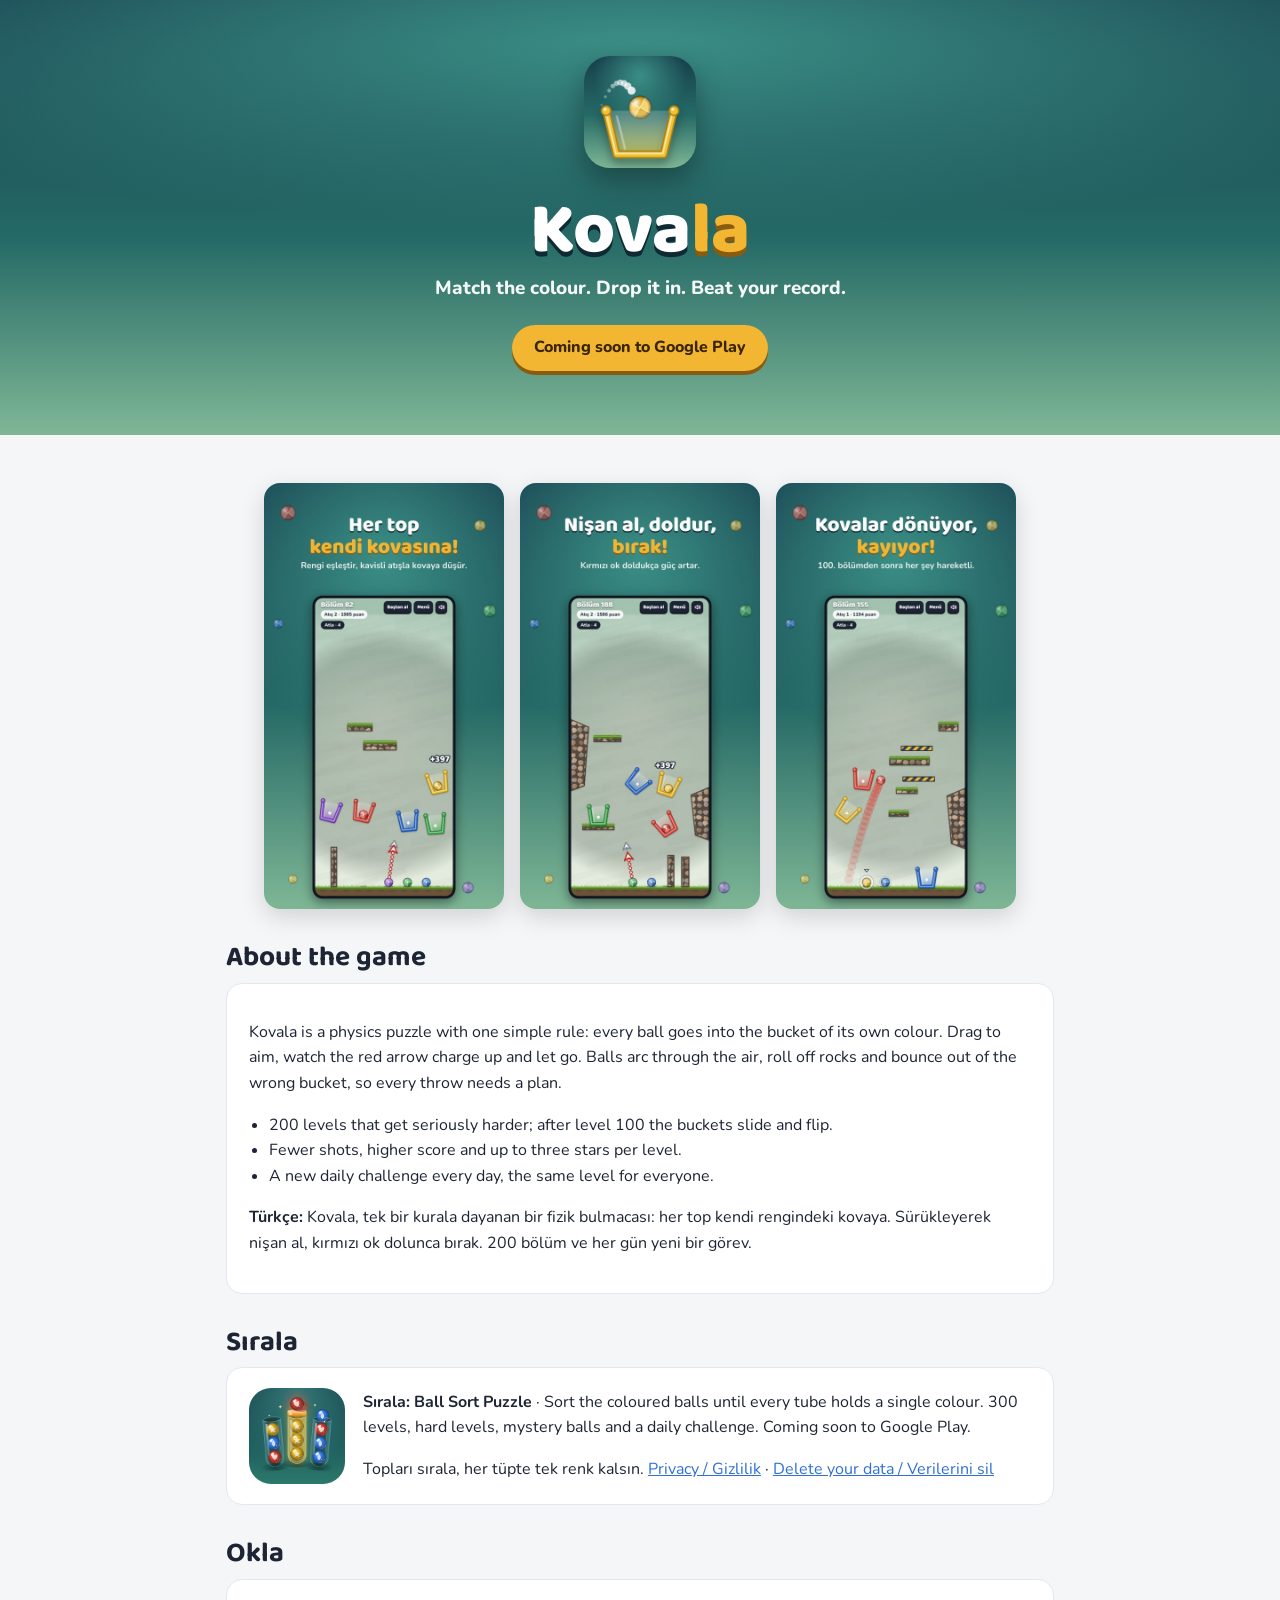
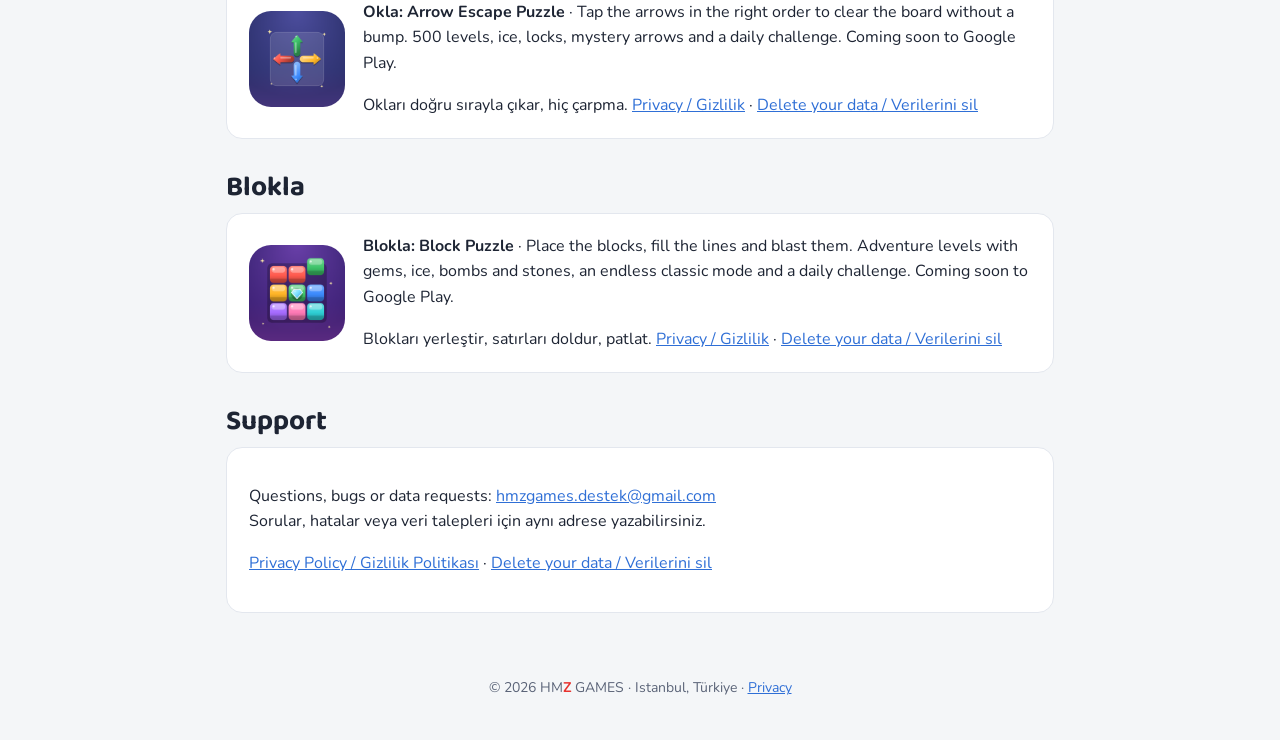
<file: index.html>
<!doctype html>
<html lang="en">
<head>
<meta charset="utf-8">
<meta name="viewport" content="width=device-width,initial-scale=1">
<title>Kovala – HMZ Games</title>
<meta name="description" content="Kovala: throw every coloured ball into the bucket of its own colour. A physics puzzle with 200 levels by HMZ Games.">
<link rel="icon" href="favicon.png">
<link rel="preconnect" href="https://fonts.googleapis.com"><link rel="preconnect" href="https://fonts.gstatic.com" crossorigin>
<link href="https://fonts.googleapis.com/css2?family=Baloo+2:wght@800&family=Nunito:wght@400;700;800&display=swap" rel="stylesheet">
<link rel="stylesheet" href="style.css">
</head>
<body>
<header class="hero">
  <img class="icon" src="img/icon-256.png" alt="Kovala app icon">
  <div class="logo"><span>Kova</span>la</div>
  <p class="tag">Match the colour. Drop it in. Beat your record.</p>
  <div class="badge">Coming soon to Google Play</div>
</header>

<main class="wrap">
  <div class="shots">
    <img src="img/shot-1.jpg" alt="Aiming a ball at the bucket of the same colour">
    <img src="img/shot-2.jpg" alt="The red arrow charges the throw">
    <img src="img/shot-3.jpg" alt="Moving and flipping buckets in later levels">
  </div>

  <h2>About the game</h2>
  <div class="card">
    <p>Kovala is a physics puzzle with one simple rule: every ball goes into the bucket of its own colour. Drag to aim, watch the red arrow charge up and let go. Balls arc through the air, roll off rocks and bounce out of the wrong bucket, so every throw needs a plan.</p>
    <ul>
      <li>200 levels that get seriously harder; after level 100 the buckets slide and flip.</li>
      <li>Fewer shots, higher score and up to three stars per level.</li>
      <li>A new daily challenge every day, the same level for everyone.</li>
    </ul>
    <p lang="tr"><b>Türkçe:</b> Kovala, tek bir kurala dayanan bir fizik bulmacası: her top kendi rengindeki kovaya. Sürükleyerek nişan al, kırmızı ok dolunca bırak. 200 bölüm ve her gün yeni bir görev.</p>
  </div>

  <h2 id="sirala">Sırala</h2>
  <div class="card" style="display:flex;gap:18px;align-items:center;flex-wrap:wrap">
    <img src="img/sirala-icon-256.png" alt="Sırala app icon" style="width:96px;height:96px;border-radius:22px">
    <div style="flex:1;min-width:220px">
      <p style="margin-top:0"><b>Sırala: Ball Sort Puzzle</b> · Sort the coloured balls until every tube holds a single colour. 300 levels, hard levels, mystery balls and a daily challenge. Coming soon to Google Play.</p>
      <p lang="tr" style="margin-bottom:0">Topları sırala, her tüpte tek renk kalsın. <a href="sirala/privacy.html">Privacy / Gizlilik</a> · <a href="sirala/delete-data.html">Delete your data / Verilerini sil</a></p>
    </div>
  </div>

  <h2 id="okla">Okla</h2>
  <div class="card" style="display:flex;gap:18px;align-items:center;flex-wrap:wrap">
    <img src="img/okla-icon-256.png" alt="Okla app icon" style="width:96px;height:96px;border-radius:22px">
    <div style="flex:1;min-width:220px">
      <p style="margin-top:0"><b>Okla: Arrow Escape Puzzle</b> · Tap the arrows in the right order to clear the board without a bump. 500 levels, ice, locks, mystery arrows and a daily challenge. Coming soon to Google Play.</p>
      <p lang="tr" style="margin-bottom:0">Okları doğru sırayla çıkar, hiç çarpma. <a href="okla/privacy.html">Privacy / Gizlilik</a> · <a href="okla/delete-data.html">Delete your data / Verilerini sil</a></p>
    </div>
  </div>

  <h2 id="blokla">Blokla</h2>
  <div class="card" style="display:flex;gap:18px;align-items:center;flex-wrap:wrap">
    <img src="img/blokla-icon-256.png" alt="Blokla app icon" style="width:96px;height:96px;border-radius:22px">
    <div style="flex:1;min-width:220px">
      <p style="margin-top:0"><b>Blokla: Block Puzzle</b> · Place the blocks, fill the lines and blast them. Adventure levels with gems, ice, bombs and stones, an endless classic mode and a daily challenge. Coming soon to Google Play.</p>
      <p lang="tr" style="margin-bottom:0">Blokları yerleştir, satırları doldur, patlat. <a href="blokla/privacy.html">Privacy / Gizlilik</a> · <a href="blokla/delete-data.html">Delete your data / Verilerini sil</a></p>
    </div>
  </div>

  <h2>Support</h2>
  <div class="card">
    <p>Questions, bugs or data requests: <a href="mailto:hmzgames.destek@gmail.com">hmzgames.destek@gmail.com</a><br>
    Sorular, hatalar veya veri talepleri için aynı adrese yazabilirsiniz.</p>
    <p><a href="privacy.html">Privacy Policy / Gizlilik Politikası</a> · <a href="delete-data.html">Delete your data / Verilerini sil</a></p>
  </div>
</main>

<footer>© 2026 HM<b>Z</b> GAMES · Istanbul, Türkiye · <a href="privacy.html">Privacy</a></footer>
</body>
</html>
</file>
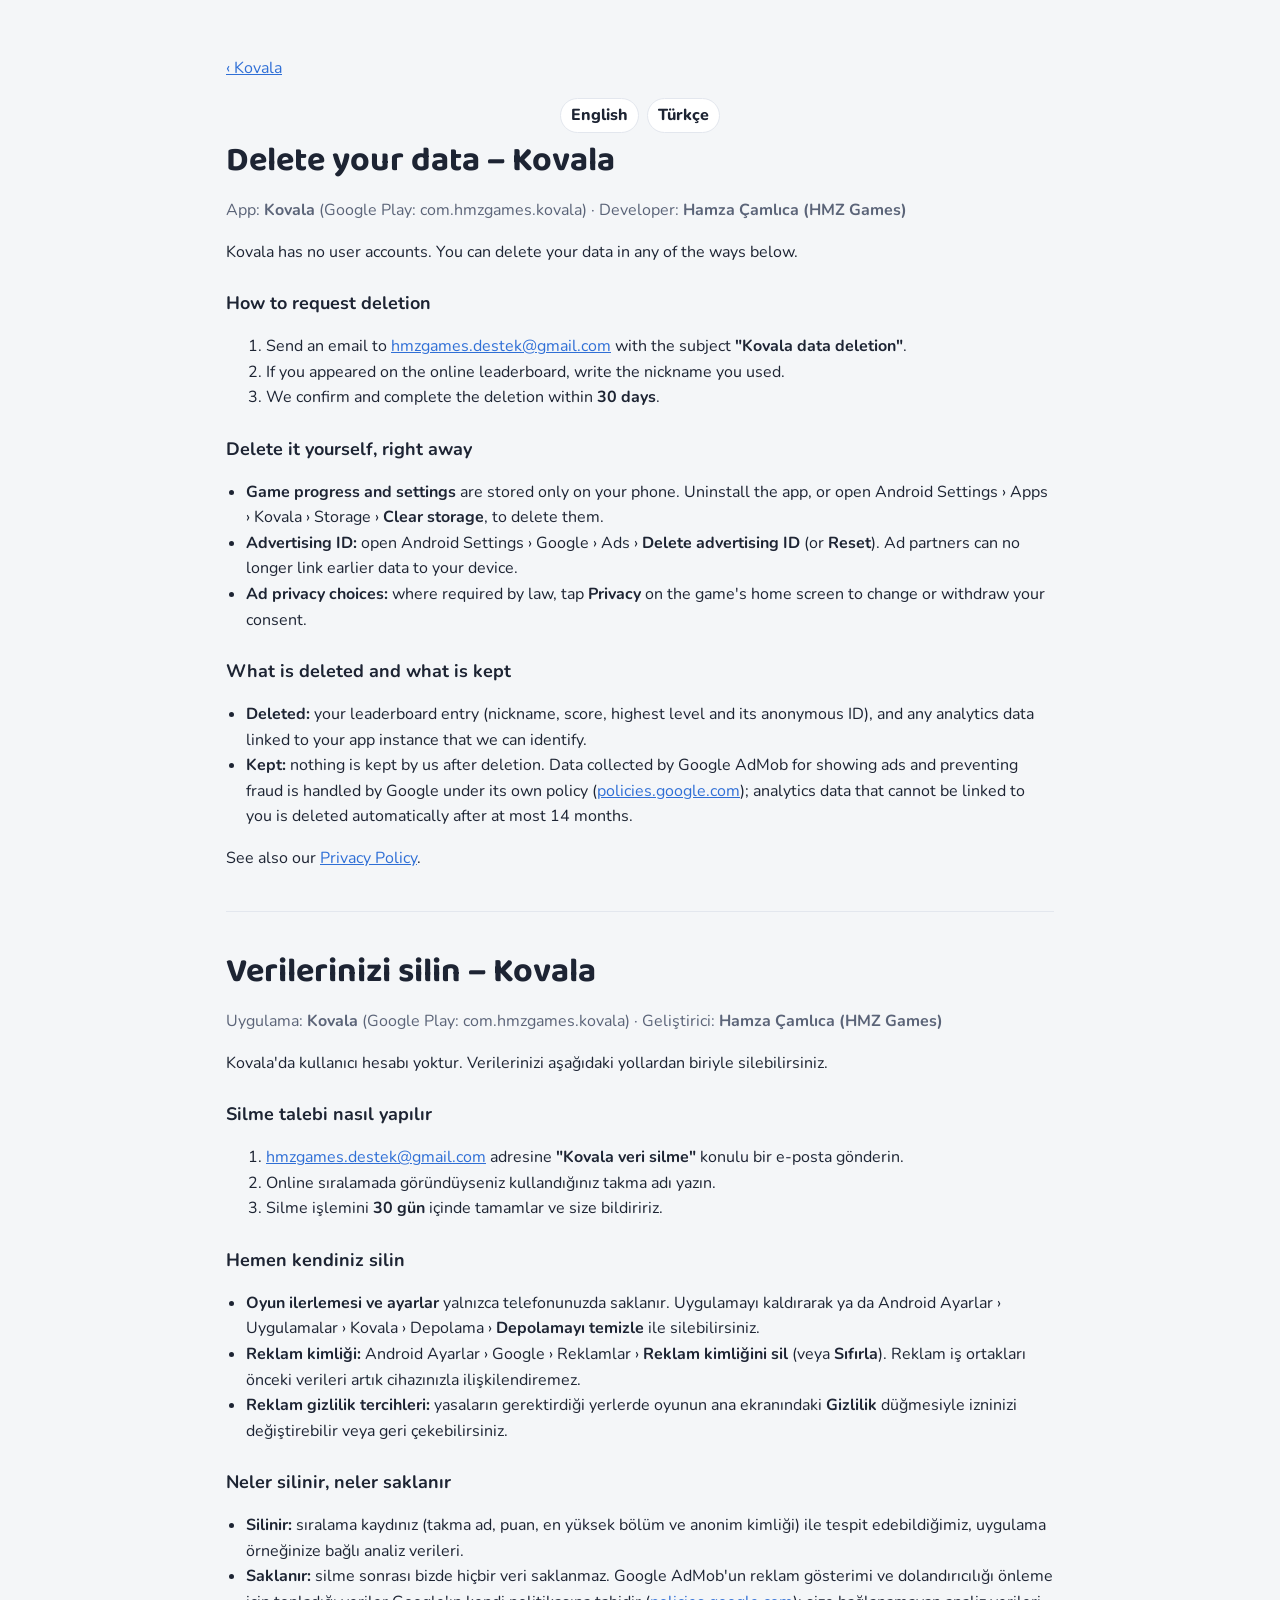
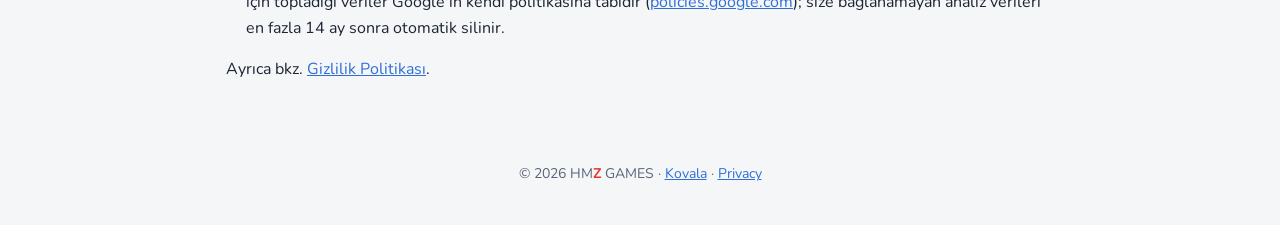
<file: delete-data.html>
<!doctype html>
<html lang="en">
<head>
<meta charset="utf-8">
<meta name="viewport" content="width=device-width,initial-scale=1">
<title>Delete your data – Kovala</title>
<link rel="icon" href="favicon.png">
<link rel="preconnect" href="https://fonts.googleapis.com"><link rel="preconnect" href="https://fonts.gstatic.com" crossorigin>
<link href="https://fonts.googleapis.com/css2?family=Baloo+2:wght@800&family=Nunito:wght@400;700;800&display=swap" rel="stylesheet">
<link rel="stylesheet" href="style.css">
</head>
<body>
<main class="wrap doc">
  <p><a href="index.html">‹ Kovala</a></p>
  <div class="lang"><a href="#en">English</a><a href="#tr">Türkçe</a></div>

  <section id="en">
  <h1>Delete your data – Kovala</h1>
  <p class="muted">App: <b>Kovala</b> (Google Play: com.hmzgames.kovala) · Developer: <b>Hamza Çamlıca (HMZ Games)</b></p>

  <p>Kovala has no user accounts. You can delete your data in any of the ways below.</p>

  <h3>How to request deletion</h3>
  <ol>
    <li>Send an email to <a href="mailto:hmzgames.destek@gmail.com?subject=Kovala%20data%20deletion">hmzgames.destek@gmail.com</a> with the subject <b>"Kovala data deletion"</b>.</li>
    <li>If you appeared on the online leaderboard, write the nickname you used.</li>
    <li>We confirm and complete the deletion within <b>30 days</b>.</li>
  </ol>

  <h3>Delete it yourself, right away</h3>
  <ul>
    <li><b>Game progress and settings</b> are stored only on your phone. Uninstall the app, or open Android Settings › Apps › Kovala › Storage › <b>Clear storage</b>, to delete them.</li>
    <li><b>Advertising ID:</b> open Android Settings › Google › Ads › <b>Delete advertising ID</b> (or <b>Reset</b>). Ad partners can no longer link earlier data to your device.</li>
    <li><b>Ad privacy choices:</b> where required by law, tap <b>Privacy</b> on the game's home screen to change or withdraw your consent.</li>
  </ul>

  <h3>What is deleted and what is kept</h3>
  <ul>
    <li><b>Deleted:</b> your leaderboard entry (nickname, score, highest level and its anonymous ID), and any analytics data linked to your app instance that we can identify.</li>
    <li><b>Kept:</b> nothing is kept by us after deletion. Data collected by Google AdMob for showing ads and preventing fraud is handled by Google under its own policy (<a href="https://policies.google.com/technologies/ads">policies.google.com</a>); analytics data that cannot be linked to you is deleted automatically after at most 14 months.</li>
  </ul>
  <p>See also our <a href="privacy.html">Privacy Policy</a>.</p>
  </section>

  <hr style="margin:40px 0;border:0;border-top:1px solid #e3e7ee">

  <section id="tr" lang="tr">
  <h1>Verilerinizi silin – Kovala</h1>
  <p class="muted">Uygulama: <b>Kovala</b> (Google Play: com.hmzgames.kovala) · Geliştirici: <b>Hamza Çamlıca (HMZ Games)</b></p>

  <p>Kovala'da kullanıcı hesabı yoktur. Verilerinizi aşağıdaki yollardan biriyle silebilirsiniz.</p>

  <h3>Silme talebi nasıl yapılır</h3>
  <ol>
    <li><a href="mailto:hmzgames.destek@gmail.com?subject=Kovala%20veri%20silme">hmzgames.destek@gmail.com</a> adresine <b>"Kovala veri silme"</b> konulu bir e-posta gönderin.</li>
    <li>Online sıralamada göründüyseniz kullandığınız takma adı yazın.</li>
    <li>Silme işlemini <b>30 gün</b> içinde tamamlar ve size bildiririz.</li>
  </ol>

  <h3>Hemen kendiniz silin</h3>
  <ul>
    <li><b>Oyun ilerlemesi ve ayarlar</b> yalnızca telefonunuzda saklanır. Uygulamayı kaldırarak ya da Android Ayarlar › Uygulamalar › Kovala › Depolama › <b>Depolamayı temizle</b> ile silebilirsiniz.</li>
    <li><b>Reklam kimliği:</b> Android Ayarlar › Google › Reklamlar › <b>Reklam kimliğini sil</b> (veya <b>Sıfırla</b>). Reklam iş ortakları önceki verileri artık cihazınızla ilişkilendiremez.</li>
    <li><b>Reklam gizlilik tercihleri:</b> yasaların gerektirdiği yerlerde oyunun ana ekranındaki <b>Gizlilik</b> düğmesiyle izninizi değiştirebilir veya geri çekebilirsiniz.</li>
  </ul>

  <h3>Neler silinir, neler saklanır</h3>
  <ul>
    <li><b>Silinir:</b> sıralama kaydınız (takma ad, puan, en yüksek bölüm ve anonim kimliği) ile tespit edebildiğimiz, uygulama örneğinize bağlı analiz verileri.</li>
    <li><b>Saklanır:</b> silme sonrası bizde hiçbir veri saklanmaz. Google AdMob'un reklam gösterimi ve dolandırıcılığı önleme için topladığı veriler Google'ın kendi politikasına tabidir (<a href="https://policies.google.com/technologies/ads">policies.google.com</a>); size bağlanamayan analiz verileri en fazla 14 ay sonra otomatik silinir.</li>
  </ul>
  <p>Ayrıca bkz. <a href="privacy.html">Gizlilik Politikası</a>.</p>
  </section>
</main>
<footer>© 2026 HM<b>Z</b> GAMES · <a href="index.html">Kovala</a> · <a href="privacy.html">Privacy</a></footer>
</body>
</html>
</file>
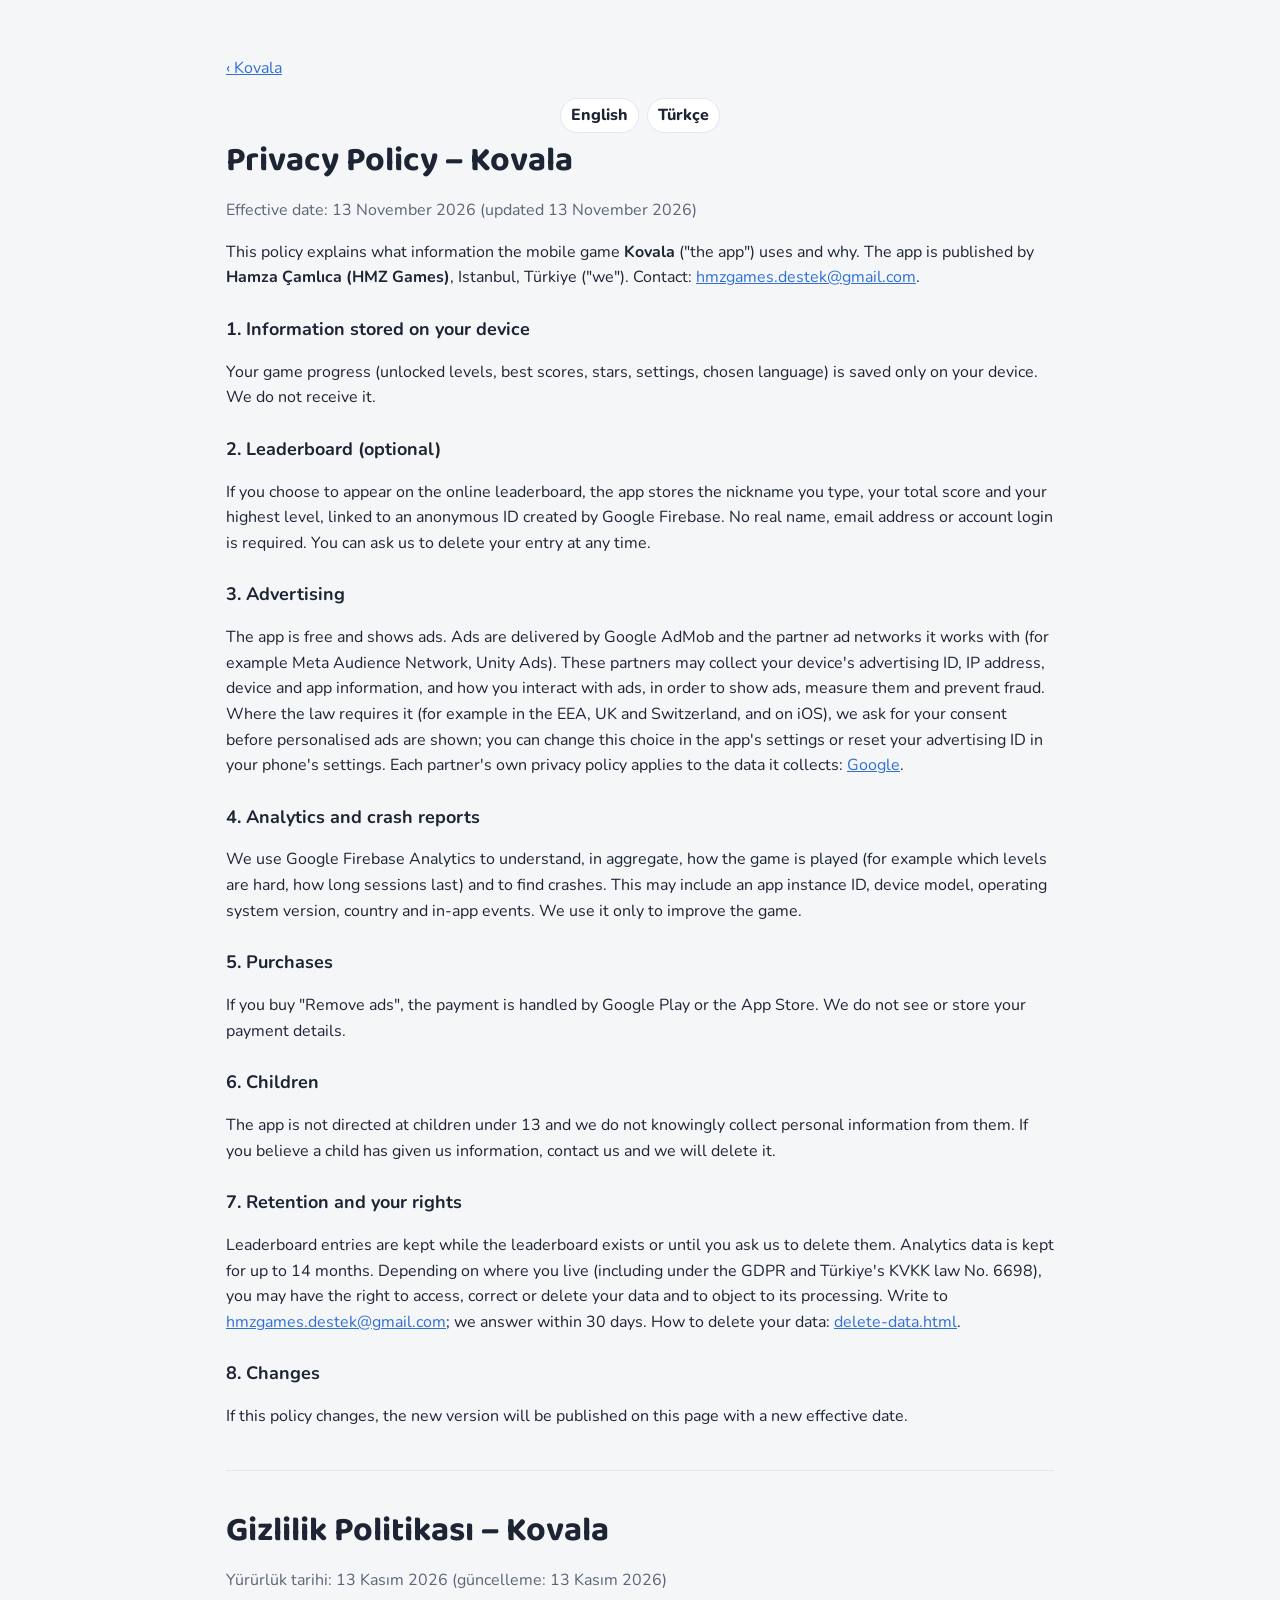
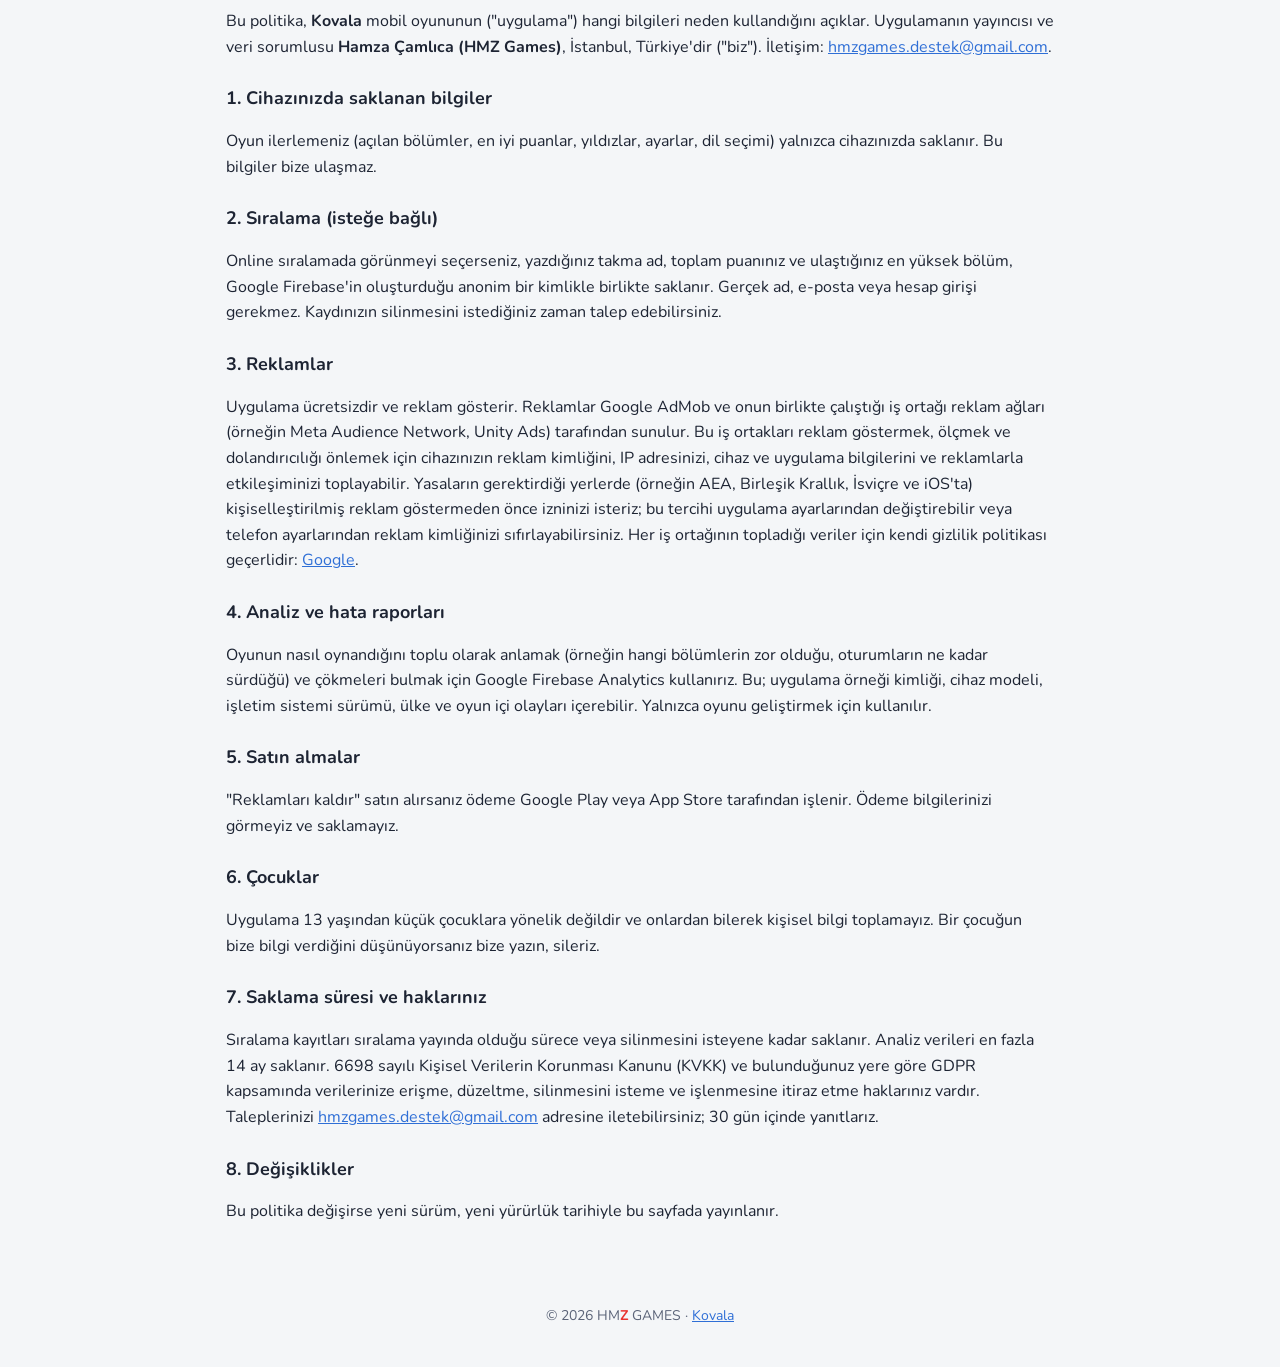
<file: privacy.html>
<!doctype html>
<html lang="en">
<head>
<meta charset="utf-8">
<meta name="viewport" content="width=device-width,initial-scale=1">
<title>Privacy Policy – Kovala</title>
<link rel="icon" href="favicon.png">
<link rel="preconnect" href="https://fonts.googleapis.com"><link rel="preconnect" href="https://fonts.gstatic.com" crossorigin>
<link href="https://fonts.googleapis.com/css2?family=Baloo+2:wght@800&family=Nunito:wght@400;700;800&display=swap" rel="stylesheet">
<link rel="stylesheet" href="style.css">
</head>
<body>
<main class="wrap doc">
  <p><a href="index.html">‹ Kovala</a></p>
  <div class="lang"><a href="#en">English</a><a href="#tr">Türkçe</a></div>

  <section id="en">
  <h1>Privacy Policy – Kovala</h1>
  <p class="muted">Effective date: 13 November 2026 (updated 13 November 2026)</p>

  <p>This policy explains what information the mobile game <b>Kovala</b> ("the app") uses and why. The app is published by
  <b>Hamza Çamlıca (HMZ Games)</b>, Istanbul, Türkiye ("we"). Contact: <a href="mailto:hmzgames.destek@gmail.com">hmzgames.destek@gmail.com</a>.</p>

  <h3>1. Information stored on your device</h3>
  <p>Your game progress (unlocked levels, best scores, stars, settings, chosen language) is saved only on your device. We do not receive it.</p>

  <h3>2. Leaderboard (optional)</h3>
  <p>If you choose to appear on the online leaderboard, the app stores the nickname you type, your total score and your highest level,
  linked to an anonymous ID created by Google Firebase. No real name, email address or account login is required. You can ask us to delete your entry at any time.</p>

  <h3>3. Advertising</h3>
  <p>The app is free and shows ads. Ads are delivered by Google AdMob and the partner ad networks it works with (for example Meta Audience Network, Unity Ads).
  These partners may collect your device's advertising ID, IP address, device and app information, and how you interact with ads, in order to show ads, measure them and prevent fraud.
  Where the law requires it (for example in the EEA, UK and Switzerland, and on iOS), we ask for your consent before personalised ads are shown; you can change this choice in the app's settings
  or reset your advertising ID in your phone's settings. Each partner's own privacy policy applies to the data it collects:
  <a href="https://policies.google.com/technologies/ads">Google</a>.</p>

  <h3>4. Analytics and crash reports</h3>
  <p>We use Google Firebase Analytics to understand, in aggregate, how the game is played (for example which levels are hard, how long sessions last) and to find crashes.
  This may include an app instance ID, device model, operating system version, country and in-app events. We use it only to improve the game.</p>

  <h3>5. Purchases</h3>
  <p>If you buy "Remove ads", the payment is handled by Google Play or the App Store. We do not see or store your payment details.</p>

  <h3>6. Children</h3>
  <p>The app is not directed at children under 13 and we do not knowingly collect personal information from them. If you believe a child has given us information, contact us and we will delete it.</p>

  <h3>7. Retention and your rights</h3>
  <p>Leaderboard entries are kept while the leaderboard exists or until you ask us to delete them. Analytics data is kept for up to 14 months.
  Depending on where you live (including under the GDPR and Türkiye's KVKK law No. 6698), you may have the right to access, correct or delete your data and to object to its processing.
  Write to <a href="mailto:hmzgames.destek@gmail.com">hmzgames.destek@gmail.com</a>; we answer within 30 days. How to delete your data: <a href="delete-data.html">delete-data.html</a>.</p>

  <h3>8. Changes</h3>
  <p>If this policy changes, the new version will be published on this page with a new effective date.</p>
  </section>

  <hr style="margin:40px 0;border:0;border-top:1px solid #e3e7ee">

  <section id="tr" lang="tr">
  <h1>Gizlilik Politikası – Kovala</h1>
  <p class="muted">Yürürlük tarihi: 13 Kasım 2026 (güncelleme: 13 Kasım 2026)</p>

  <p>Bu politika, <b>Kovala</b> mobil oyununun ("uygulama") hangi bilgileri neden kullandığını açıklar. Uygulamanın yayıncısı ve veri sorumlusu
  <b>Hamza Çamlıca (HMZ Games)</b>, İstanbul, Türkiye'dir ("biz"). İletişim: <a href="mailto:hmzgames.destek@gmail.com">hmzgames.destek@gmail.com</a>.</p>

  <h3>1. Cihazınızda saklanan bilgiler</h3>
  <p>Oyun ilerlemeniz (açılan bölümler, en iyi puanlar, yıldızlar, ayarlar, dil seçimi) yalnızca cihazınızda saklanır. Bu bilgiler bize ulaşmaz.</p>

  <h3>2. Sıralama (isteğe bağlı)</h3>
  <p>Online sıralamada görünmeyi seçerseniz, yazdığınız takma ad, toplam puanınız ve ulaştığınız en yüksek bölüm, Google Firebase'in oluşturduğu anonim bir kimlikle birlikte saklanır.
  Gerçek ad, e-posta veya hesap girişi gerekmez. Kaydınızın silinmesini istediğiniz zaman talep edebilirsiniz.</p>

  <h3>3. Reklamlar</h3>
  <p>Uygulama ücretsizdir ve reklam gösterir. Reklamlar Google AdMob ve onun birlikte çalıştığı iş ortağı reklam ağları (örneğin Meta Audience Network, Unity Ads) tarafından sunulur.
  Bu iş ortakları reklam göstermek, ölçmek ve dolandırıcılığı önlemek için cihazınızın reklam kimliğini, IP adresinizi, cihaz ve uygulama bilgilerini ve reklamlarla etkileşiminizi toplayabilir.
  Yasaların gerektirdiği yerlerde (örneğin AEA, Birleşik Krallık, İsviçre ve iOS'ta) kişiselleştirilmiş reklam göstermeden önce izninizi isteriz; bu tercihi uygulama ayarlarından değiştirebilir
  veya telefon ayarlarından reklam kimliğinizi sıfırlayabilirsiniz. Her iş ortağının topladığı veriler için kendi gizlilik politikası geçerlidir:
  <a href="https://policies.google.com/technologies/ads">Google</a>.</p>

  <h3>4. Analiz ve hata raporları</h3>
  <p>Oyunun nasıl oynandığını toplu olarak anlamak (örneğin hangi bölümlerin zor olduğu, oturumların ne kadar sürdüğü) ve çökmeleri bulmak için Google Firebase Analytics kullanırız.
  Bu; uygulama örneği kimliği, cihaz modeli, işletim sistemi sürümü, ülke ve oyun içi olayları içerebilir. Yalnızca oyunu geliştirmek için kullanılır.</p>

  <h3>5. Satın almalar</h3>
  <p>"Reklamları kaldır" satın alırsanız ödeme Google Play veya App Store tarafından işlenir. Ödeme bilgilerinizi görmeyiz ve saklamayız.</p>

  <h3>6. Çocuklar</h3>
  <p>Uygulama 13 yaşından küçük çocuklara yönelik değildir ve onlardan bilerek kişisel bilgi toplamayız. Bir çocuğun bize bilgi verdiğini düşünüyorsanız bize yazın, sileriz.</p>

  <h3>7. Saklama süresi ve haklarınız</h3>
  <p>Sıralama kayıtları sıralama yayında olduğu sürece veya silinmesini isteyene kadar saklanır. Analiz verileri en fazla 14 ay saklanır.
  6698 sayılı Kişisel Verilerin Korunması Kanunu (KVKK) ve bulunduğunuz yere göre GDPR kapsamında verilerinize erişme, düzeltme, silinmesini isteme ve işlenmesine itiraz etme haklarınız vardır.
  Taleplerinizi <a href="mailto:hmzgames.destek@gmail.com">hmzgames.destek@gmail.com</a> adresine iletebilirsiniz; 30 gün içinde yanıtlarız.</p>

  <h3>8. Değişiklikler</h3>
  <p>Bu politika değişirse yeni sürüm, yeni yürürlük tarihiyle bu sayfada yayınlanır.</p>
  </section>
</main>
<footer>© 2026 HM<b>Z</b> GAMES · <a href="index.html">Kovala</a></footer>
</body>
</html>
</file>
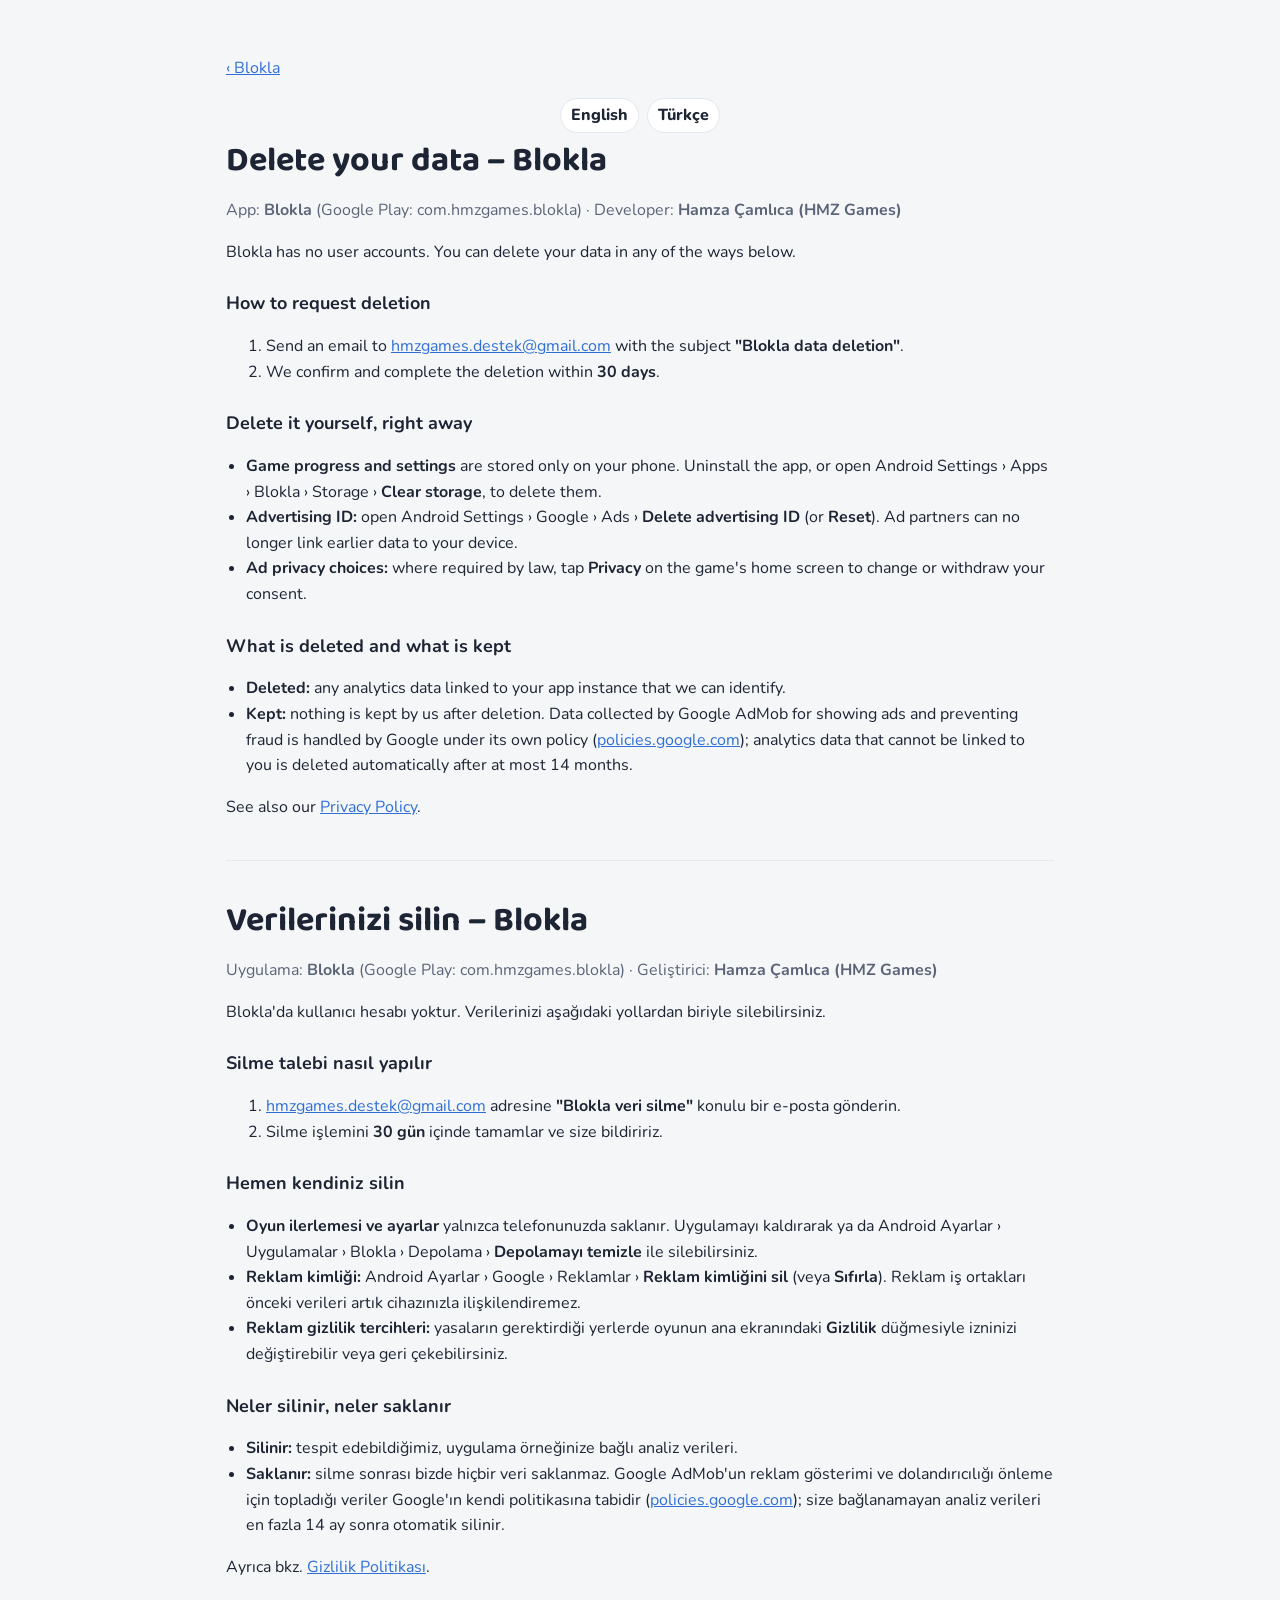
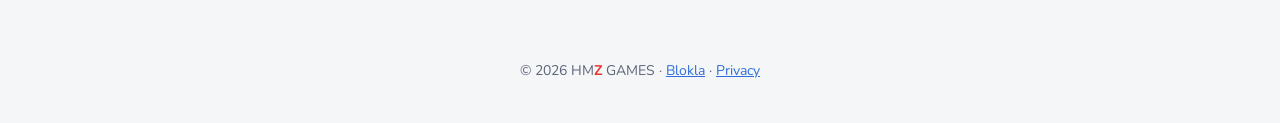
<file: blokla/delete-data.html>
<!doctype html>
<html lang="en">
<head>
<meta charset="utf-8">
<meta name="viewport" content="width=device-width,initial-scale=1">
<title>Delete your data – Blokla</title>
<link rel="icon" href="../favicon.png">
<link rel="preconnect" href="https://fonts.googleapis.com"><link rel="preconnect" href="https://fonts.gstatic.com" crossorigin>
<link href="https://fonts.googleapis.com/css2?family=Baloo+2:wght@800&family=Nunito:wght@400;700;800&display=swap" rel="stylesheet">
<link rel="stylesheet" href="../style.css">
</head>
<body>
<main class="wrap doc">
  <p><a href="../index.html#blokla">‹ Blokla</a></p>
  <div class="lang"><a href="#en">English</a><a href="#tr">Türkçe</a></div>

  <section id="en">
  <h1>Delete your data – Blokla</h1>
  <p class="muted">App: <b>Blokla</b> (Google Play: com.hmzgames.blokla) · Developer: <b>Hamza Çamlıca (HMZ Games)</b></p>

  <p>Blokla has no user accounts. You can delete your data in any of the ways below.</p>

  <h3>How to request deletion</h3>
  <ol>
    <li>Send an email to <a href="mailto:hmzgames.destek@gmail.com?subject=Blokla%20data%20deletion">hmzgames.destek@gmail.com</a> with the subject <b>"Blokla data deletion"</b>.</li>
        <li>We confirm and complete the deletion within <b>30 days</b>.</li>
  </ol>

  <h3>Delete it yourself, right away</h3>
  <ul>
    <li><b>Game progress and settings</b> are stored only on your phone. Uninstall the app, or open Android Settings › Apps › Blokla › Storage › <b>Clear storage</b>, to delete them.</li>
    <li><b>Advertising ID:</b> open Android Settings › Google › Ads › <b>Delete advertising ID</b> (or <b>Reset</b>). Ad partners can no longer link earlier data to your device.</li>
    <li><b>Ad privacy choices:</b> where required by law, tap <b>Privacy</b> on the game's home screen to change or withdraw your consent.</li>
  </ul>

  <h3>What is deleted and what is kept</h3>
  <ul>
    <li><b>Deleted:</b> any analytics data linked to your app instance that we can identify.</li>
    <li><b>Kept:</b> nothing is kept by us after deletion. Data collected by Google AdMob for showing ads and preventing fraud is handled by Google under its own policy (<a href="https://policies.google.com/technologies/ads">policies.google.com</a>); analytics data that cannot be linked to you is deleted automatically after at most 14 months.</li>
  </ul>
  <p>See also our <a href="privacy.html">Privacy Policy</a>.</p>
  </section>

  <hr style="margin:40px 0;border:0;border-top:1px solid #e3e7ee">

  <section id="tr" lang="tr">
  <h1>Verilerinizi silin – Blokla</h1>
  <p class="muted">Uygulama: <b>Blokla</b> (Google Play: com.hmzgames.blokla) · Geliştirici: <b>Hamza Çamlıca (HMZ Games)</b></p>

  <p>Blokla'da kullanıcı hesabı yoktur. Verilerinizi aşağıdaki yollardan biriyle silebilirsiniz.</p>

  <h3>Silme talebi nasıl yapılır</h3>
  <ol>
    <li><a href="mailto:hmzgames.destek@gmail.com?subject=Blokla%20veri%20silme">hmzgames.destek@gmail.com</a> adresine <b>"Blokla veri silme"</b> konulu bir e-posta gönderin.</li>
        <li>Silme işlemini <b>30 gün</b> içinde tamamlar ve size bildiririz.</li>
  </ol>

  <h3>Hemen kendiniz silin</h3>
  <ul>
    <li><b>Oyun ilerlemesi ve ayarlar</b> yalnızca telefonunuzda saklanır. Uygulamayı kaldırarak ya da Android Ayarlar › Uygulamalar › Blokla › Depolama › <b>Depolamayı temizle</b> ile silebilirsiniz.</li>
    <li><b>Reklam kimliği:</b> Android Ayarlar › Google › Reklamlar › <b>Reklam kimliğini sil</b> (veya <b>Sıfırla</b>). Reklam iş ortakları önceki verileri artık cihazınızla ilişkilendiremez.</li>
    <li><b>Reklam gizlilik tercihleri:</b> yasaların gerektirdiği yerlerde oyunun ana ekranındaki <b>Gizlilik</b> düğmesiyle izninizi değiştirebilir veya geri çekebilirsiniz.</li>
  </ul>

  <h3>Neler silinir, neler saklanır</h3>
  <ul>
    <li><b>Silinir:</b> tespit edebildiğimiz, uygulama örneğinize bağlı analiz verileri.</li>
    <li><b>Saklanır:</b> silme sonrası bizde hiçbir veri saklanmaz. Google AdMob'un reklam gösterimi ve dolandırıcılığı önleme için topladığı veriler Google'ın kendi politikasına tabidir (<a href="https://policies.google.com/technologies/ads">policies.google.com</a>); size bağlanamayan analiz verileri en fazla 14 ay sonra otomatik silinir.</li>
  </ul>
  <p>Ayrıca bkz. <a href="privacy.html">Gizlilik Politikası</a>.</p>
  </section>
</main>
<footer>© 2026 HM<b>Z</b> GAMES · <a href="../index.html#blokla">Blokla</a> · <a href="privacy.html">Privacy</a></footer>
</body>
</html>
</file>
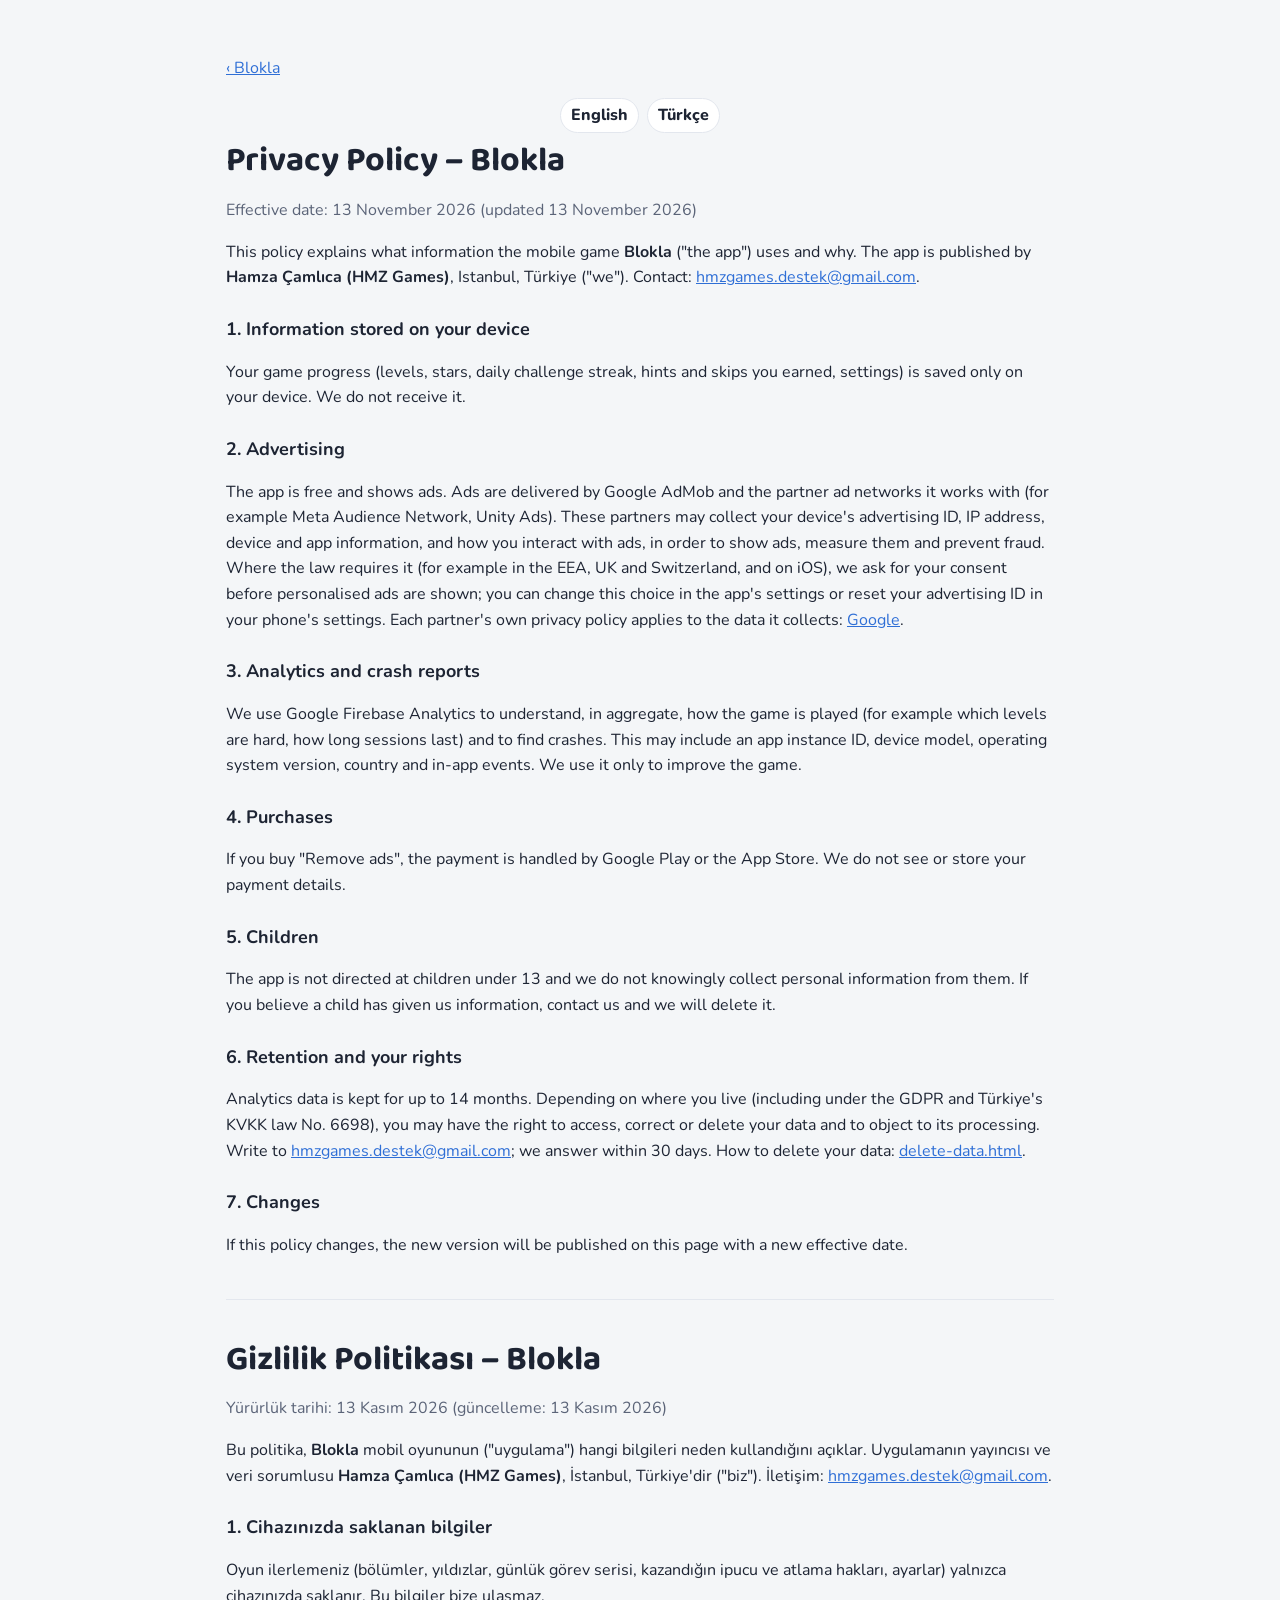
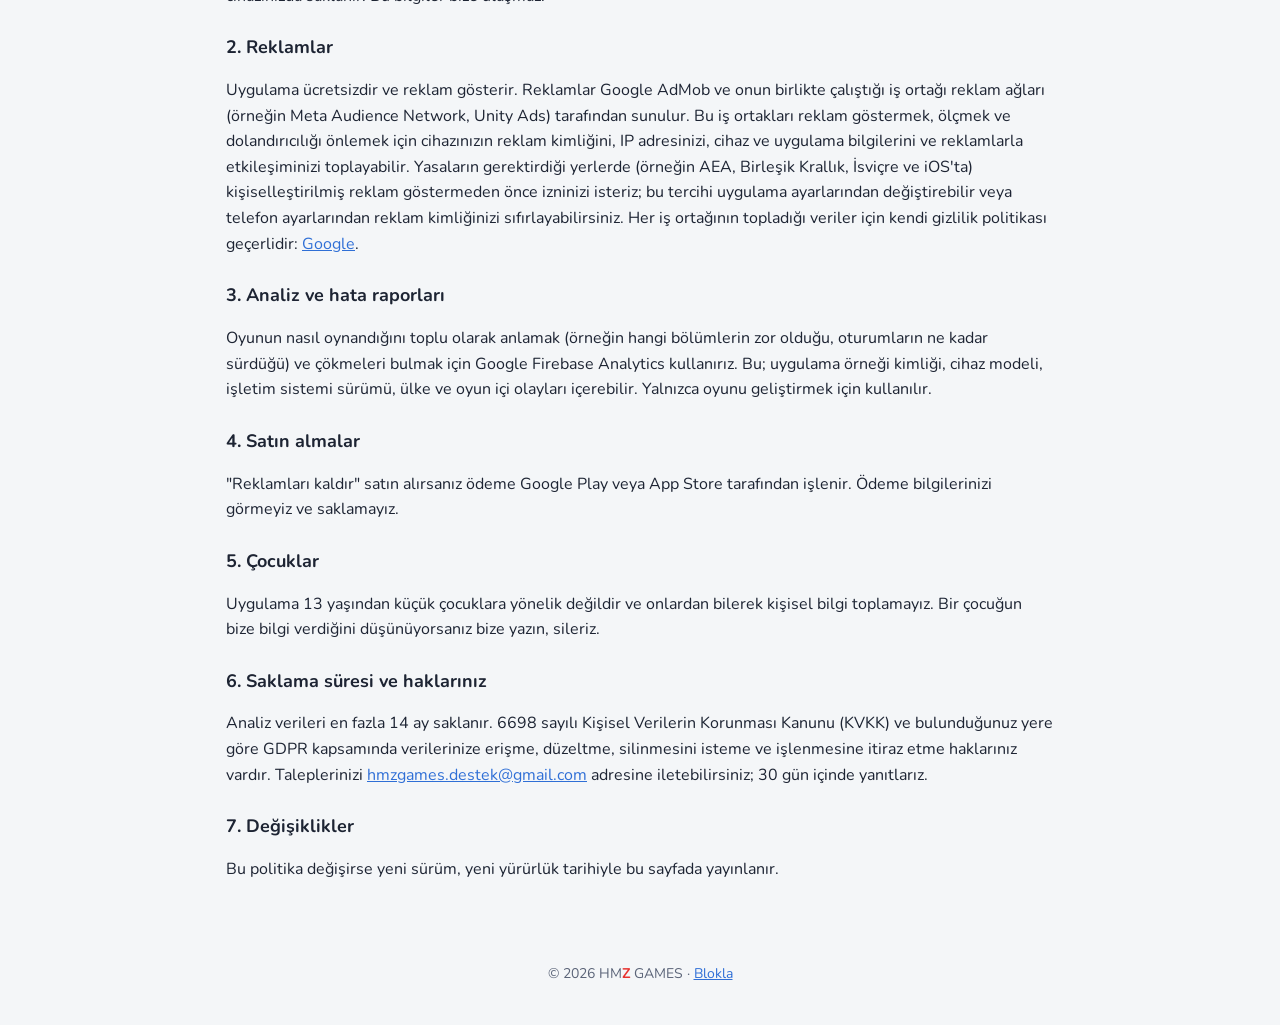
<file: blokla/privacy.html>
<!doctype html>
<html lang="en">
<head>
<meta charset="utf-8">
<meta name="viewport" content="width=device-width,initial-scale=1">
<title>Privacy Policy – Blokla</title>
<link rel="icon" href="../favicon.png">
<link rel="preconnect" href="https://fonts.googleapis.com"><link rel="preconnect" href="https://fonts.gstatic.com" crossorigin>
<link href="https://fonts.googleapis.com/css2?family=Baloo+2:wght@800&family=Nunito:wght@400;700;800&display=swap" rel="stylesheet">
<link rel="stylesheet" href="../style.css">
</head>
<body>
<main class="wrap doc">
  <p><a href="../index.html#blokla">‹ Blokla</a></p>
  <div class="lang"><a href="#en">English</a><a href="#tr">Türkçe</a></div>

  <section id="en">
  <h1>Privacy Policy – Blokla</h1>
  <p class="muted">Effective date: 13 November 2026 (updated 13 November 2026)</p>

  <p>This policy explains what information the mobile game <b>Blokla</b> ("the app") uses and why. The app is published by
  <b>Hamza Çamlıca (HMZ Games)</b>, Istanbul, Türkiye ("we"). Contact: <a href="mailto:hmzgames.destek@gmail.com">hmzgames.destek@gmail.com</a>.</p>

  <h3>1. Information stored on your device</h3>
  <p>Your game progress (levels, stars, daily challenge streak, hints and skips you earned, settings) is saved only on your device. We do not receive it.</p>

  <h3>2. Advertising</h3>
  <p>The app is free and shows ads. Ads are delivered by Google AdMob and the partner ad networks it works with (for example Meta Audience Network, Unity Ads).
  These partners may collect your device's advertising ID, IP address, device and app information, and how you interact with ads, in order to show ads, measure them and prevent fraud.
  Where the law requires it (for example in the EEA, UK and Switzerland, and on iOS), we ask for your consent before personalised ads are shown; you can change this choice in the app's settings
  or reset your advertising ID in your phone's settings. Each partner's own privacy policy applies to the data it collects:
  <a href="https://policies.google.com/technologies/ads">Google</a>.</p>

  <h3>3. Analytics and crash reports</h3>
  <p>We use Google Firebase Analytics to understand, in aggregate, how the game is played (for example which levels are hard, how long sessions last) and to find crashes.
  This may include an app instance ID, device model, operating system version, country and in-app events. We use it only to improve the game.</p>

  <h3>4. Purchases</h3>
  <p>If you buy "Remove ads", the payment is handled by Google Play or the App Store. We do not see or store your payment details.</p>

  <h3>5. Children</h3>
  <p>The app is not directed at children under 13 and we do not knowingly collect personal information from them. If you believe a child has given us information, contact us and we will delete it.</p>

  <h3>6. Retention and your rights</h3>
  <p>Analytics data is kept for up to 14 months.
  Depending on where you live (including under the GDPR and Türkiye's KVKK law No. 6698), you may have the right to access, correct or delete your data and to object to its processing.
  Write to <a href="mailto:hmzgames.destek@gmail.com">hmzgames.destek@gmail.com</a>; we answer within 30 days. How to delete your data: <a href="delete-data.html">delete-data.html</a>.</p>

  <h3>7. Changes</h3>
  <p>If this policy changes, the new version will be published on this page with a new effective date.</p>
  </section>

  <hr style="margin:40px 0;border:0;border-top:1px solid #e3e7ee">

  <section id="tr" lang="tr">
  <h1>Gizlilik Politikası – Blokla</h1>
  <p class="muted">Yürürlük tarihi: 13 Kasım 2026 (güncelleme: 13 Kasım 2026)</p>

  <p>Bu politika, <b>Blokla</b> mobil oyununun ("uygulama") hangi bilgileri neden kullandığını açıklar. Uygulamanın yayıncısı ve veri sorumlusu
  <b>Hamza Çamlıca (HMZ Games)</b>, İstanbul, Türkiye'dir ("biz"). İletişim: <a href="mailto:hmzgames.destek@gmail.com">hmzgames.destek@gmail.com</a>.</p>

  <h3>1. Cihazınızda saklanan bilgiler</h3>
  <p>Oyun ilerlemeniz (bölümler, yıldızlar, günlük görev serisi, kazandığın ipucu ve atlama hakları, ayarlar) yalnızca cihazınızda saklanır. Bu bilgiler bize ulaşmaz.</p>

  <h3>2. Reklamlar</h3>
  <p>Uygulama ücretsizdir ve reklam gösterir. Reklamlar Google AdMob ve onun birlikte çalıştığı iş ortağı reklam ağları (örneğin Meta Audience Network, Unity Ads) tarafından sunulur.
  Bu iş ortakları reklam göstermek, ölçmek ve dolandırıcılığı önlemek için cihazınızın reklam kimliğini, IP adresinizi, cihaz ve uygulama bilgilerini ve reklamlarla etkileşiminizi toplayabilir.
  Yasaların gerektirdiği yerlerde (örneğin AEA, Birleşik Krallık, İsviçre ve iOS'ta) kişiselleştirilmiş reklam göstermeden önce izninizi isteriz; bu tercihi uygulama ayarlarından değiştirebilir
  veya telefon ayarlarından reklam kimliğinizi sıfırlayabilirsiniz. Her iş ortağının topladığı veriler için kendi gizlilik politikası geçerlidir:
  <a href="https://policies.google.com/technologies/ads">Google</a>.</p>

  <h3>3. Analiz ve hata raporları</h3>
  <p>Oyunun nasıl oynandığını toplu olarak anlamak (örneğin hangi bölümlerin zor olduğu, oturumların ne kadar sürdüğü) ve çökmeleri bulmak için Google Firebase Analytics kullanırız.
  Bu; uygulama örneği kimliği, cihaz modeli, işletim sistemi sürümü, ülke ve oyun içi olayları içerebilir. Yalnızca oyunu geliştirmek için kullanılır.</p>

  <h3>4. Satın almalar</h3>
  <p>"Reklamları kaldır" satın alırsanız ödeme Google Play veya App Store tarafından işlenir. Ödeme bilgilerinizi görmeyiz ve saklamayız.</p>

  <h3>5. Çocuklar</h3>
  <p>Uygulama 13 yaşından küçük çocuklara yönelik değildir ve onlardan bilerek kişisel bilgi toplamayız. Bir çocuğun bize bilgi verdiğini düşünüyorsanız bize yazın, sileriz.</p>

  <h3>6. Saklama süresi ve haklarınız</h3>
  <p>Analiz verileri en fazla 14 ay saklanır.
  6698 sayılı Kişisel Verilerin Korunması Kanunu (KVKK) ve bulunduğunuz yere göre GDPR kapsamında verilerinize erişme, düzeltme, silinmesini isteme ve işlenmesine itiraz etme haklarınız vardır.
  Taleplerinizi <a href="mailto:hmzgames.destek@gmail.com">hmzgames.destek@gmail.com</a> adresine iletebilirsiniz; 30 gün içinde yanıtlarız.</p>

  <h3>7. Değişiklikler</h3>
  <p>Bu politika değişirse yeni sürüm, yeni yürürlük tarihiyle bu sayfada yayınlanır.</p>
  </section>
</main>
<footer>© 2026 HM<b>Z</b> GAMES · <a href="../index.html#blokla">Blokla</a></footer>
</body>
</html>
</file>
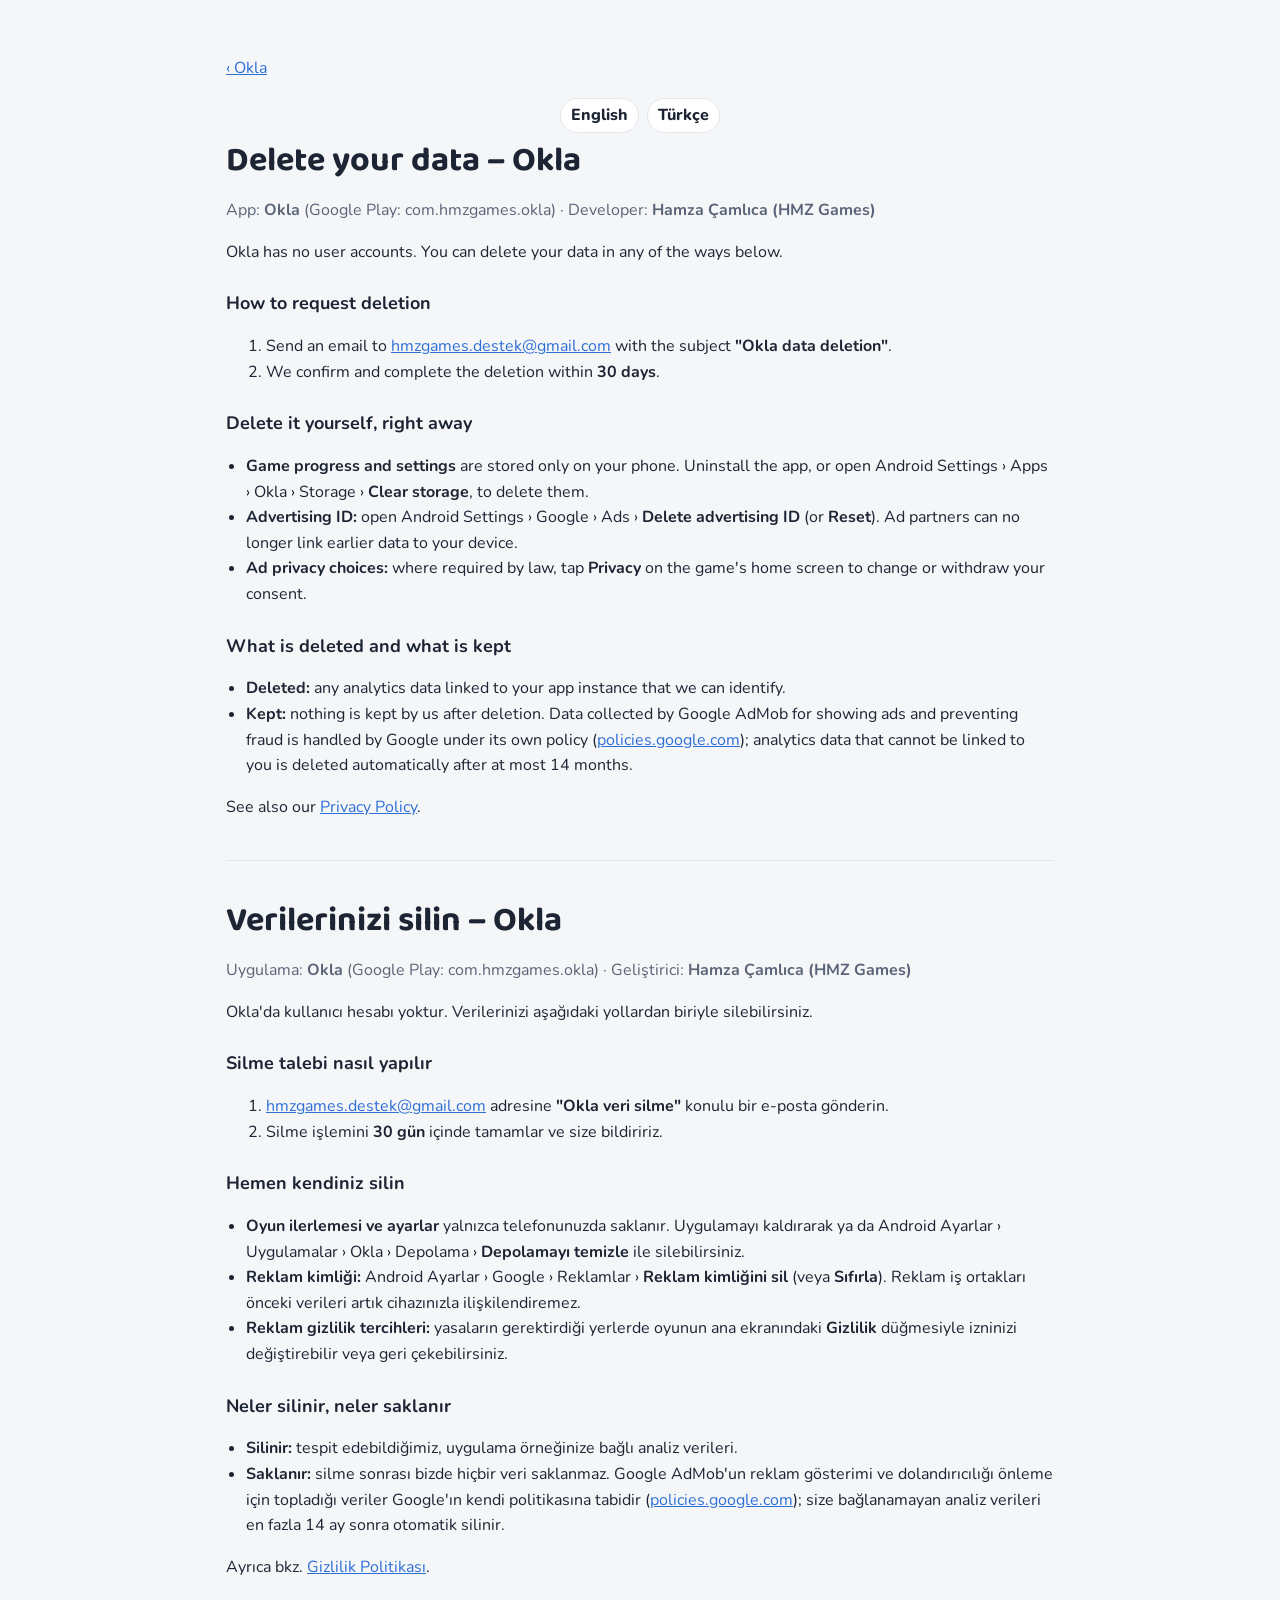
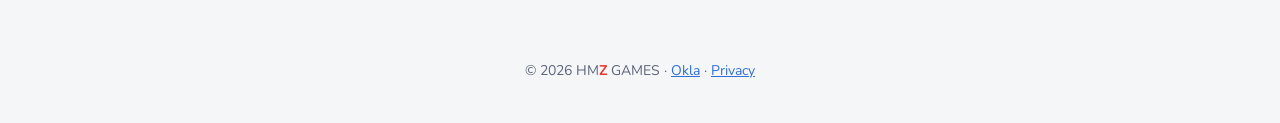
<file: okla/delete-data.html>
<!doctype html>
<html lang="en">
<head>
<meta charset="utf-8">
<meta name="viewport" content="width=device-width,initial-scale=1">
<title>Delete your data – Okla</title>
<link rel="icon" href="../favicon.png">
<link rel="preconnect" href="https://fonts.googleapis.com"><link rel="preconnect" href="https://fonts.gstatic.com" crossorigin>
<link href="https://fonts.googleapis.com/css2?family=Baloo+2:wght@800&family=Nunito:wght@400;700;800&display=swap" rel="stylesheet">
<link rel="stylesheet" href="../style.css">
</head>
<body>
<main class="wrap doc">
  <p><a href="../index.html#okla">‹ Okla</a></p>
  <div class="lang"><a href="#en">English</a><a href="#tr">Türkçe</a></div>

  <section id="en">
  <h1>Delete your data – Okla</h1>
  <p class="muted">App: <b>Okla</b> (Google Play: com.hmzgames.okla) · Developer: <b>Hamza Çamlıca (HMZ Games)</b></p>

  <p>Okla has no user accounts. You can delete your data in any of the ways below.</p>

  <h3>How to request deletion</h3>
  <ol>
    <li>Send an email to <a href="mailto:hmzgames.destek@gmail.com?subject=Okla%20data%20deletion">hmzgames.destek@gmail.com</a> with the subject <b>"Okla data deletion"</b>.</li>
        <li>We confirm and complete the deletion within <b>30 days</b>.</li>
  </ol>

  <h3>Delete it yourself, right away</h3>
  <ul>
    <li><b>Game progress and settings</b> are stored only on your phone. Uninstall the app, or open Android Settings › Apps › Okla › Storage › <b>Clear storage</b>, to delete them.</li>
    <li><b>Advertising ID:</b> open Android Settings › Google › Ads › <b>Delete advertising ID</b> (or <b>Reset</b>). Ad partners can no longer link earlier data to your device.</li>
    <li><b>Ad privacy choices:</b> where required by law, tap <b>Privacy</b> on the game's home screen to change or withdraw your consent.</li>
  </ul>

  <h3>What is deleted and what is kept</h3>
  <ul>
    <li><b>Deleted:</b> any analytics data linked to your app instance that we can identify.</li>
    <li><b>Kept:</b> nothing is kept by us after deletion. Data collected by Google AdMob for showing ads and preventing fraud is handled by Google under its own policy (<a href="https://policies.google.com/technologies/ads">policies.google.com</a>); analytics data that cannot be linked to you is deleted automatically after at most 14 months.</li>
  </ul>
  <p>See also our <a href="privacy.html">Privacy Policy</a>.</p>
  </section>

  <hr style="margin:40px 0;border:0;border-top:1px solid #e3e7ee">

  <section id="tr" lang="tr">
  <h1>Verilerinizi silin – Okla</h1>
  <p class="muted">Uygulama: <b>Okla</b> (Google Play: com.hmzgames.okla) · Geliştirici: <b>Hamza Çamlıca (HMZ Games)</b></p>

  <p>Okla'da kullanıcı hesabı yoktur. Verilerinizi aşağıdaki yollardan biriyle silebilirsiniz.</p>

  <h3>Silme talebi nasıl yapılır</h3>
  <ol>
    <li><a href="mailto:hmzgames.destek@gmail.com?subject=Okla%20veri%20silme">hmzgames.destek@gmail.com</a> adresine <b>"Okla veri silme"</b> konulu bir e-posta gönderin.</li>
        <li>Silme işlemini <b>30 gün</b> içinde tamamlar ve size bildiririz.</li>
  </ol>

  <h3>Hemen kendiniz silin</h3>
  <ul>
    <li><b>Oyun ilerlemesi ve ayarlar</b> yalnızca telefonunuzda saklanır. Uygulamayı kaldırarak ya da Android Ayarlar › Uygulamalar › Okla › Depolama › <b>Depolamayı temizle</b> ile silebilirsiniz.</li>
    <li><b>Reklam kimliği:</b> Android Ayarlar › Google › Reklamlar › <b>Reklam kimliğini sil</b> (veya <b>Sıfırla</b>). Reklam iş ortakları önceki verileri artık cihazınızla ilişkilendiremez.</li>
    <li><b>Reklam gizlilik tercihleri:</b> yasaların gerektirdiği yerlerde oyunun ana ekranındaki <b>Gizlilik</b> düğmesiyle izninizi değiştirebilir veya geri çekebilirsiniz.</li>
  </ul>

  <h3>Neler silinir, neler saklanır</h3>
  <ul>
    <li><b>Silinir:</b> tespit edebildiğimiz, uygulama örneğinize bağlı analiz verileri.</li>
    <li><b>Saklanır:</b> silme sonrası bizde hiçbir veri saklanmaz. Google AdMob'un reklam gösterimi ve dolandırıcılığı önleme için topladığı veriler Google'ın kendi politikasına tabidir (<a href="https://policies.google.com/technologies/ads">policies.google.com</a>); size bağlanamayan analiz verileri en fazla 14 ay sonra otomatik silinir.</li>
  </ul>
  <p>Ayrıca bkz. <a href="privacy.html">Gizlilik Politikası</a>.</p>
  </section>
</main>
<footer>© 2026 HM<b>Z</b> GAMES · <a href="../index.html#okla">Okla</a> · <a href="privacy.html">Privacy</a></footer>
</body>
</html>
</file>
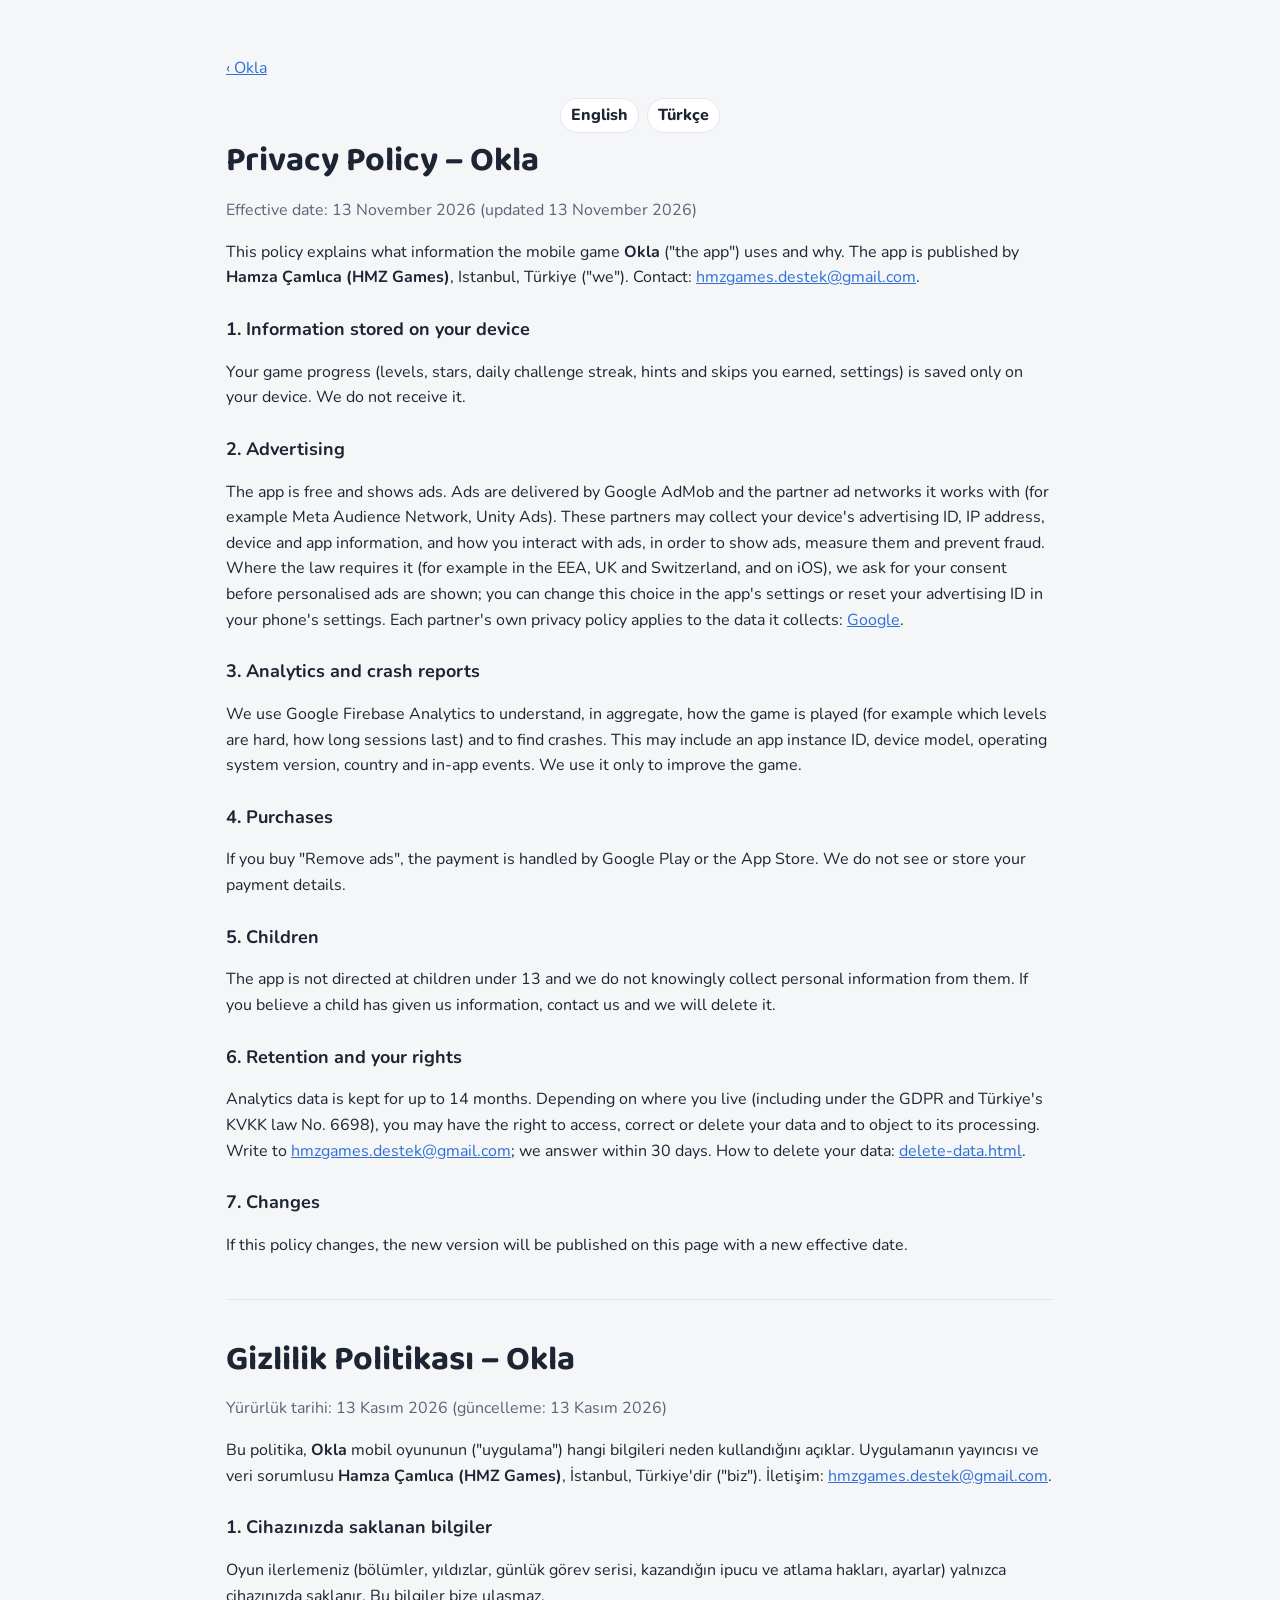
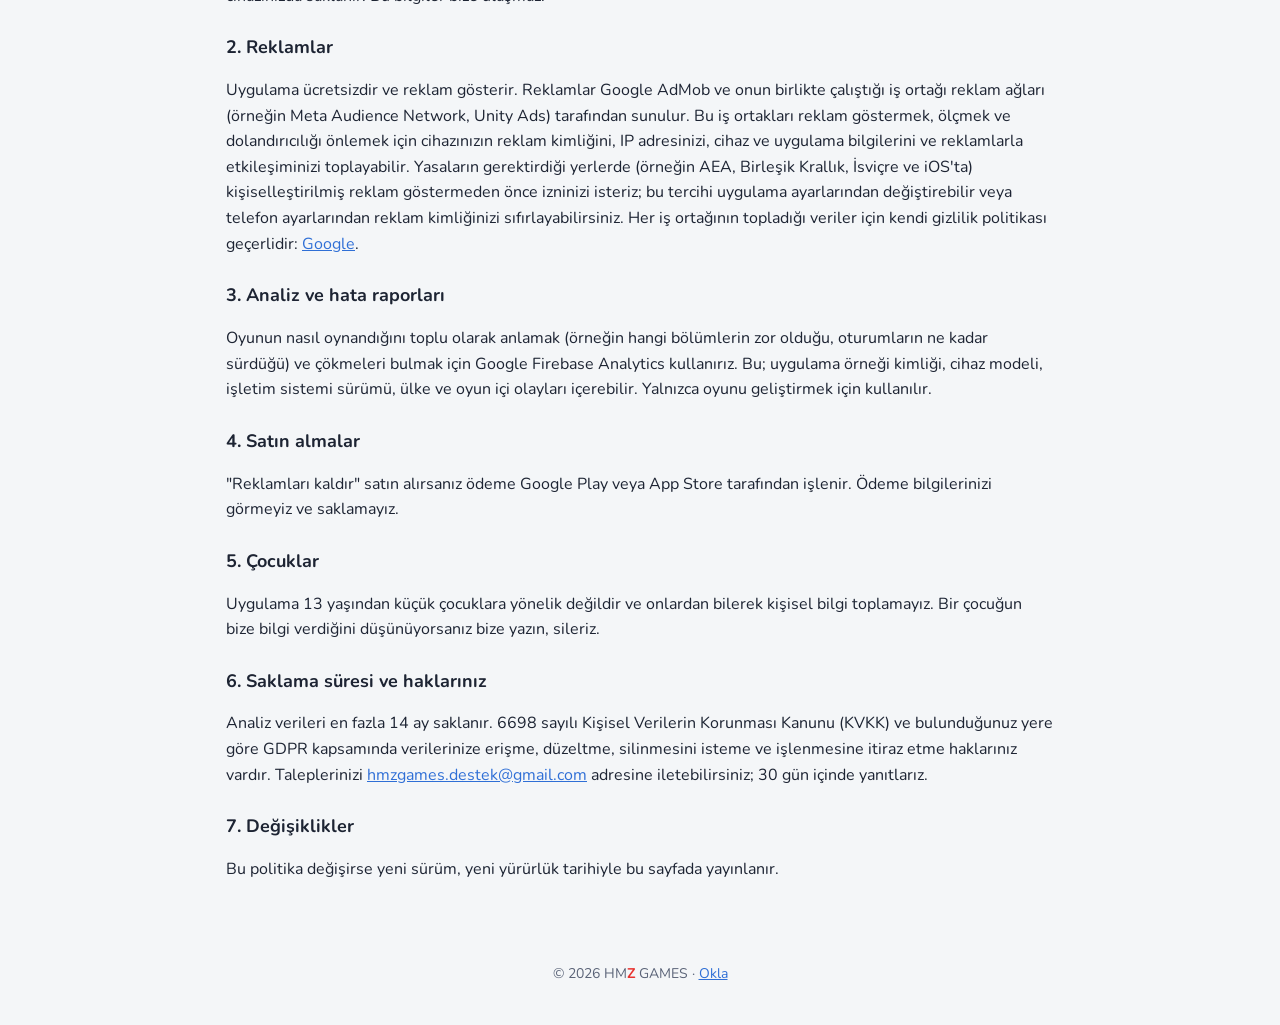
<file: okla/privacy.html>
<!doctype html>
<html lang="en">
<head>
<meta charset="utf-8">
<meta name="viewport" content="width=device-width,initial-scale=1">
<title>Privacy Policy – Okla</title>
<link rel="icon" href="../favicon.png">
<link rel="preconnect" href="https://fonts.googleapis.com"><link rel="preconnect" href="https://fonts.gstatic.com" crossorigin>
<link href="https://fonts.googleapis.com/css2?family=Baloo+2:wght@800&family=Nunito:wght@400;700;800&display=swap" rel="stylesheet">
<link rel="stylesheet" href="../style.css">
</head>
<body>
<main class="wrap doc">
  <p><a href="../index.html#okla">‹ Okla</a></p>
  <div class="lang"><a href="#en">English</a><a href="#tr">Türkçe</a></div>

  <section id="en">
  <h1>Privacy Policy – Okla</h1>
  <p class="muted">Effective date: 13 November 2026 (updated 13 November 2026)</p>

  <p>This policy explains what information the mobile game <b>Okla</b> ("the app") uses and why. The app is published by
  <b>Hamza Çamlıca (HMZ Games)</b>, Istanbul, Türkiye ("we"). Contact: <a href="mailto:hmzgames.destek@gmail.com">hmzgames.destek@gmail.com</a>.</p>

  <h3>1. Information stored on your device</h3>
  <p>Your game progress (levels, stars, daily challenge streak, hints and skips you earned, settings) is saved only on your device. We do not receive it.</p>

  <h3>2. Advertising</h3>
  <p>The app is free and shows ads. Ads are delivered by Google AdMob and the partner ad networks it works with (for example Meta Audience Network, Unity Ads).
  These partners may collect your device's advertising ID, IP address, device and app information, and how you interact with ads, in order to show ads, measure them and prevent fraud.
  Where the law requires it (for example in the EEA, UK and Switzerland, and on iOS), we ask for your consent before personalised ads are shown; you can change this choice in the app's settings
  or reset your advertising ID in your phone's settings. Each partner's own privacy policy applies to the data it collects:
  <a href="https://policies.google.com/technologies/ads">Google</a>.</p>

  <h3>3. Analytics and crash reports</h3>
  <p>We use Google Firebase Analytics to understand, in aggregate, how the game is played (for example which levels are hard, how long sessions last) and to find crashes.
  This may include an app instance ID, device model, operating system version, country and in-app events. We use it only to improve the game.</p>

  <h3>4. Purchases</h3>
  <p>If you buy "Remove ads", the payment is handled by Google Play or the App Store. We do not see or store your payment details.</p>

  <h3>5. Children</h3>
  <p>The app is not directed at children under 13 and we do not knowingly collect personal information from them. If you believe a child has given us information, contact us and we will delete it.</p>

  <h3>6. Retention and your rights</h3>
  <p>Analytics data is kept for up to 14 months.
  Depending on where you live (including under the GDPR and Türkiye's KVKK law No. 6698), you may have the right to access, correct or delete your data and to object to its processing.
  Write to <a href="mailto:hmzgames.destek@gmail.com">hmzgames.destek@gmail.com</a>; we answer within 30 days. How to delete your data: <a href="delete-data.html">delete-data.html</a>.</p>

  <h3>7. Changes</h3>
  <p>If this policy changes, the new version will be published on this page with a new effective date.</p>
  </section>

  <hr style="margin:40px 0;border:0;border-top:1px solid #e3e7ee">

  <section id="tr" lang="tr">
  <h1>Gizlilik Politikası – Okla</h1>
  <p class="muted">Yürürlük tarihi: 13 Kasım 2026 (güncelleme: 13 Kasım 2026)</p>

  <p>Bu politika, <b>Okla</b> mobil oyununun ("uygulama") hangi bilgileri neden kullandığını açıklar. Uygulamanın yayıncısı ve veri sorumlusu
  <b>Hamza Çamlıca (HMZ Games)</b>, İstanbul, Türkiye'dir ("biz"). İletişim: <a href="mailto:hmzgames.destek@gmail.com">hmzgames.destek@gmail.com</a>.</p>

  <h3>1. Cihazınızda saklanan bilgiler</h3>
  <p>Oyun ilerlemeniz (bölümler, yıldızlar, günlük görev serisi, kazandığın ipucu ve atlama hakları, ayarlar) yalnızca cihazınızda saklanır. Bu bilgiler bize ulaşmaz.</p>

  <h3>2. Reklamlar</h3>
  <p>Uygulama ücretsizdir ve reklam gösterir. Reklamlar Google AdMob ve onun birlikte çalıştığı iş ortağı reklam ağları (örneğin Meta Audience Network, Unity Ads) tarafından sunulur.
  Bu iş ortakları reklam göstermek, ölçmek ve dolandırıcılığı önlemek için cihazınızın reklam kimliğini, IP adresinizi, cihaz ve uygulama bilgilerini ve reklamlarla etkileşiminizi toplayabilir.
  Yasaların gerektirdiği yerlerde (örneğin AEA, Birleşik Krallık, İsviçre ve iOS'ta) kişiselleştirilmiş reklam göstermeden önce izninizi isteriz; bu tercihi uygulama ayarlarından değiştirebilir
  veya telefon ayarlarından reklam kimliğinizi sıfırlayabilirsiniz. Her iş ortağının topladığı veriler için kendi gizlilik politikası geçerlidir:
  <a href="https://policies.google.com/technologies/ads">Google</a>.</p>

  <h3>3. Analiz ve hata raporları</h3>
  <p>Oyunun nasıl oynandığını toplu olarak anlamak (örneğin hangi bölümlerin zor olduğu, oturumların ne kadar sürdüğü) ve çökmeleri bulmak için Google Firebase Analytics kullanırız.
  Bu; uygulama örneği kimliği, cihaz modeli, işletim sistemi sürümü, ülke ve oyun içi olayları içerebilir. Yalnızca oyunu geliştirmek için kullanılır.</p>

  <h3>4. Satın almalar</h3>
  <p>"Reklamları kaldır" satın alırsanız ödeme Google Play veya App Store tarafından işlenir. Ödeme bilgilerinizi görmeyiz ve saklamayız.</p>

  <h3>5. Çocuklar</h3>
  <p>Uygulama 13 yaşından küçük çocuklara yönelik değildir ve onlardan bilerek kişisel bilgi toplamayız. Bir çocuğun bize bilgi verdiğini düşünüyorsanız bize yazın, sileriz.</p>

  <h3>6. Saklama süresi ve haklarınız</h3>
  <p>Analiz verileri en fazla 14 ay saklanır.
  6698 sayılı Kişisel Verilerin Korunması Kanunu (KVKK) ve bulunduğunuz yere göre GDPR kapsamında verilerinize erişme, düzeltme, silinmesini isteme ve işlenmesine itiraz etme haklarınız vardır.
  Taleplerinizi <a href="mailto:hmzgames.destek@gmail.com">hmzgames.destek@gmail.com</a> adresine iletebilirsiniz; 30 gün içinde yanıtlarız.</p>

  <h3>7. Değişiklikler</h3>
  <p>Bu politika değişirse yeni sürüm, yeni yürürlük tarihiyle bu sayfada yayınlanır.</p>
  </section>
</main>
<footer>© 2026 HM<b>Z</b> GAMES · <a href="../index.html#okla">Okla</a></footer>
</body>
</html>
</file>
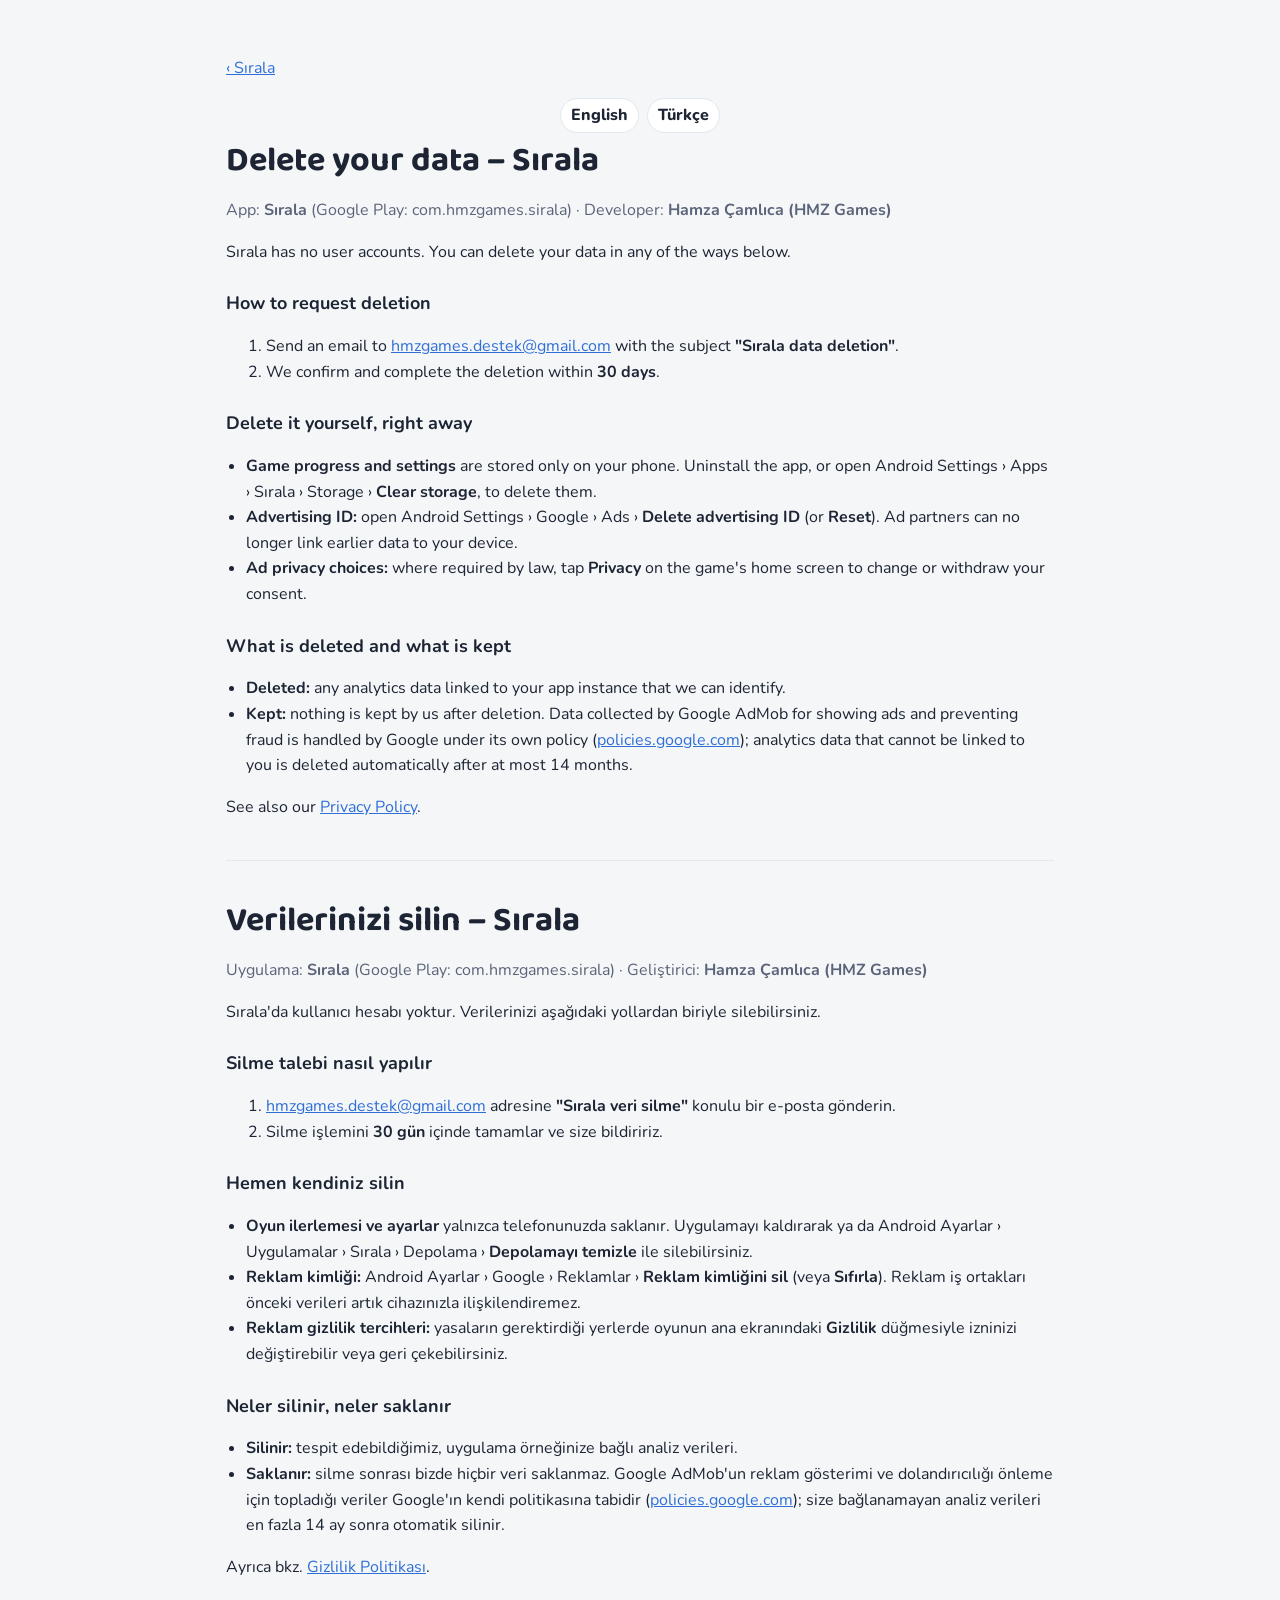
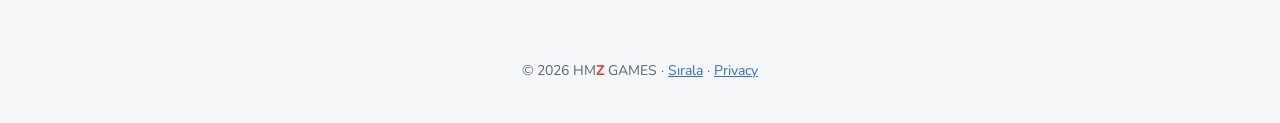
<file: sirala/delete-data.html>
<!doctype html>
<html lang="en">
<head>
<meta charset="utf-8">
<meta name="viewport" content="width=device-width,initial-scale=1">
<title>Delete your data – Sırala</title>
<link rel="icon" href="../favicon.png">
<link rel="preconnect" href="https://fonts.googleapis.com"><link rel="preconnect" href="https://fonts.gstatic.com" crossorigin>
<link href="https://fonts.googleapis.com/css2?family=Baloo+2:wght@800&family=Nunito:wght@400;700;800&display=swap" rel="stylesheet">
<link rel="stylesheet" href="../style.css">
</head>
<body>
<main class="wrap doc">
  <p><a href="../index.html#sirala">‹ Sırala</a></p>
  <div class="lang"><a href="#en">English</a><a href="#tr">Türkçe</a></div>

  <section id="en">
  <h1>Delete your data – Sırala</h1>
  <p class="muted">App: <b>Sırala</b> (Google Play: com.hmzgames.sirala) · Developer: <b>Hamza Çamlıca (HMZ Games)</b></p>

  <p>Sırala has no user accounts. You can delete your data in any of the ways below.</p>

  <h3>How to request deletion</h3>
  <ol>
    <li>Send an email to <a href="mailto:hmzgames.destek@gmail.com?subject=Sirala%20data%20deletion">hmzgames.destek@gmail.com</a> with the subject <b>"Sırala data deletion"</b>.</li>
        <li>We confirm and complete the deletion within <b>30 days</b>.</li>
  </ol>

  <h3>Delete it yourself, right away</h3>
  <ul>
    <li><b>Game progress and settings</b> are stored only on your phone. Uninstall the app, or open Android Settings › Apps › Sırala › Storage › <b>Clear storage</b>, to delete them.</li>
    <li><b>Advertising ID:</b> open Android Settings › Google › Ads › <b>Delete advertising ID</b> (or <b>Reset</b>). Ad partners can no longer link earlier data to your device.</li>
    <li><b>Ad privacy choices:</b> where required by law, tap <b>Privacy</b> on the game's home screen to change or withdraw your consent.</li>
  </ul>

  <h3>What is deleted and what is kept</h3>
  <ul>
    <li><b>Deleted:</b> any analytics data linked to your app instance that we can identify.</li>
    <li><b>Kept:</b> nothing is kept by us after deletion. Data collected by Google AdMob for showing ads and preventing fraud is handled by Google under its own policy (<a href="https://policies.google.com/technologies/ads">policies.google.com</a>); analytics data that cannot be linked to you is deleted automatically after at most 14 months.</li>
  </ul>
  <p>See also our <a href="privacy.html">Privacy Policy</a>.</p>
  </section>

  <hr style="margin:40px 0;border:0;border-top:1px solid #e3e7ee">

  <section id="tr" lang="tr">
  <h1>Verilerinizi silin – Sırala</h1>
  <p class="muted">Uygulama: <b>Sırala</b> (Google Play: com.hmzgames.sirala) · Geliştirici: <b>Hamza Çamlıca (HMZ Games)</b></p>

  <p>Sırala'da kullanıcı hesabı yoktur. Verilerinizi aşağıdaki yollardan biriyle silebilirsiniz.</p>

  <h3>Silme talebi nasıl yapılır</h3>
  <ol>
    <li><a href="mailto:hmzgames.destek@gmail.com?subject=Sirala%20veri%20silme">hmzgames.destek@gmail.com</a> adresine <b>"Sırala veri silme"</b> konulu bir e-posta gönderin.</li>
        <li>Silme işlemini <b>30 gün</b> içinde tamamlar ve size bildiririz.</li>
  </ol>

  <h3>Hemen kendiniz silin</h3>
  <ul>
    <li><b>Oyun ilerlemesi ve ayarlar</b> yalnızca telefonunuzda saklanır. Uygulamayı kaldırarak ya da Android Ayarlar › Uygulamalar › Sırala › Depolama › <b>Depolamayı temizle</b> ile silebilirsiniz.</li>
    <li><b>Reklam kimliği:</b> Android Ayarlar › Google › Reklamlar › <b>Reklam kimliğini sil</b> (veya <b>Sıfırla</b>). Reklam iş ortakları önceki verileri artık cihazınızla ilişkilendiremez.</li>
    <li><b>Reklam gizlilik tercihleri:</b> yasaların gerektirdiği yerlerde oyunun ana ekranındaki <b>Gizlilik</b> düğmesiyle izninizi değiştirebilir veya geri çekebilirsiniz.</li>
  </ul>

  <h3>Neler silinir, neler saklanır</h3>
  <ul>
    <li><b>Silinir:</b> tespit edebildiğimiz, uygulama örneğinize bağlı analiz verileri.</li>
    <li><b>Saklanır:</b> silme sonrası bizde hiçbir veri saklanmaz. Google AdMob'un reklam gösterimi ve dolandırıcılığı önleme için topladığı veriler Google'ın kendi politikasına tabidir (<a href="https://policies.google.com/technologies/ads">policies.google.com</a>); size bağlanamayan analiz verileri en fazla 14 ay sonra otomatik silinir.</li>
  </ul>
  <p>Ayrıca bkz. <a href="privacy.html">Gizlilik Politikası</a>.</p>
  </section>
</main>
<footer>© 2026 HM<b>Z</b> GAMES · <a href="../index.html#sirala">Sırala</a> · <a href="privacy.html">Privacy</a></footer>
</body>
</html>
</file>
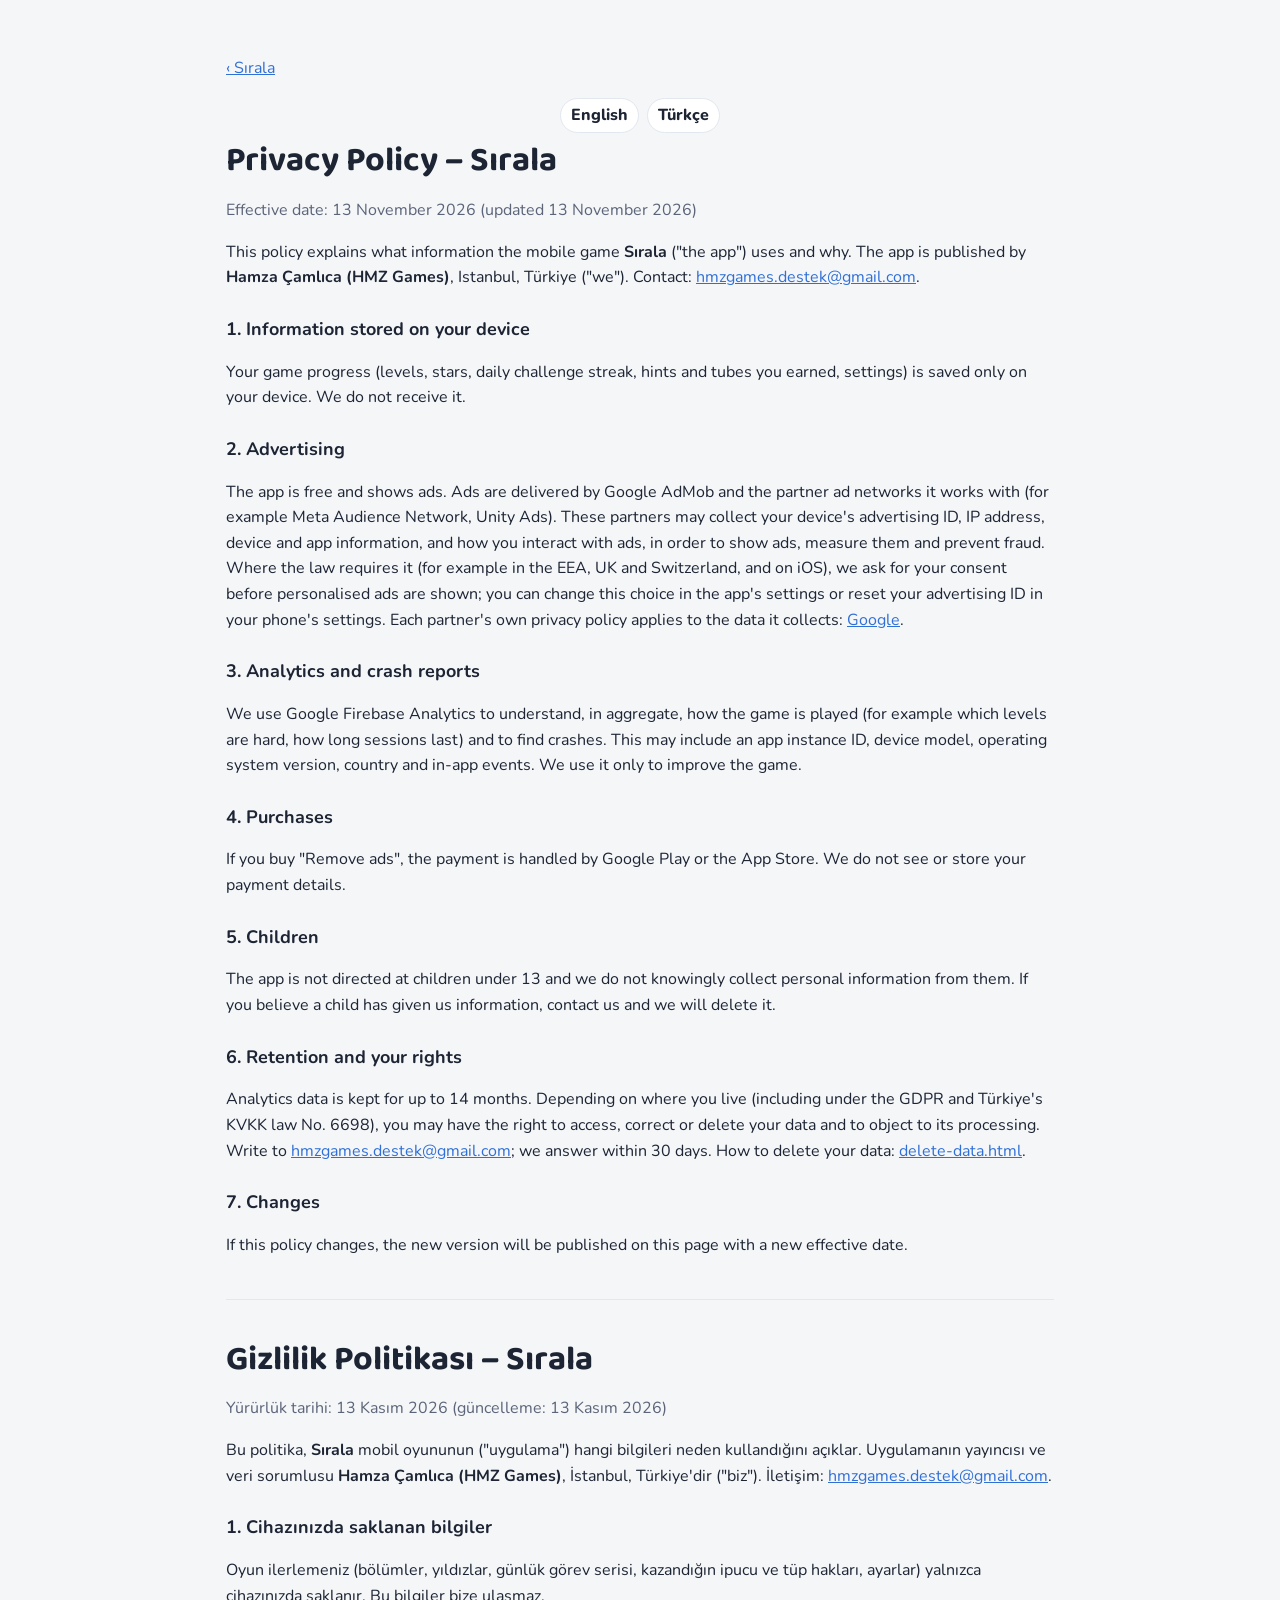
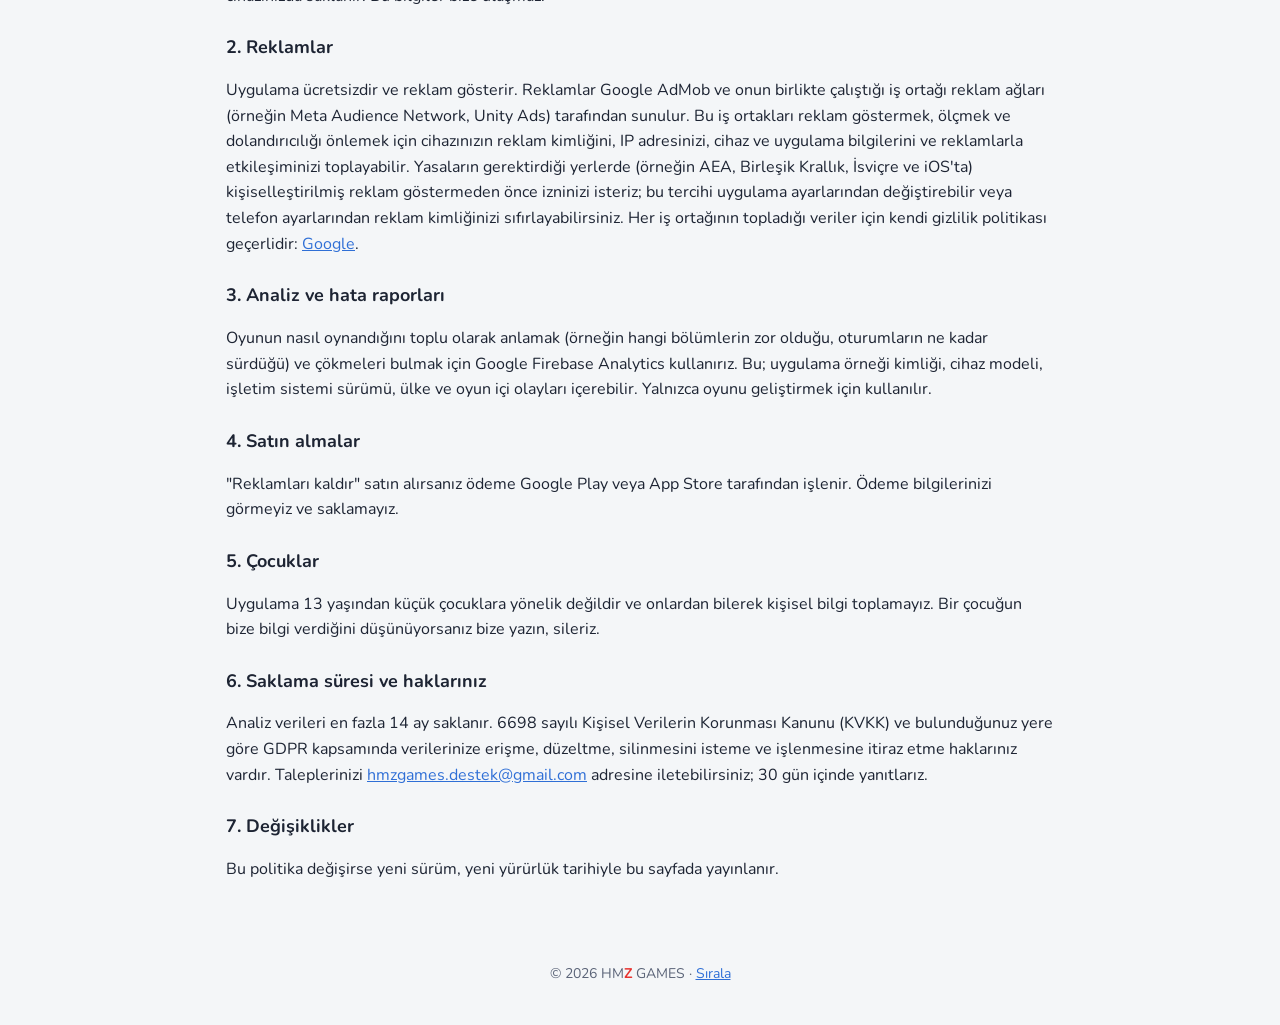
<file: sirala/privacy.html>
<!doctype html>
<html lang="en">
<head>
<meta charset="utf-8">
<meta name="viewport" content="width=device-width,initial-scale=1">
<title>Privacy Policy – Sırala</title>
<link rel="icon" href="../favicon.png">
<link rel="preconnect" href="https://fonts.googleapis.com"><link rel="preconnect" href="https://fonts.gstatic.com" crossorigin>
<link href="https://fonts.googleapis.com/css2?family=Baloo+2:wght@800&family=Nunito:wght@400;700;800&display=swap" rel="stylesheet">
<link rel="stylesheet" href="../style.css">
</head>
<body>
<main class="wrap doc">
  <p><a href="../index.html#sirala">‹ Sırala</a></p>
  <div class="lang"><a href="#en">English</a><a href="#tr">Türkçe</a></div>

  <section id="en">
  <h1>Privacy Policy – Sırala</h1>
  <p class="muted">Effective date: 13 November 2026 (updated 13 November 2026)</p>

  <p>This policy explains what information the mobile game <b>Sırala</b> ("the app") uses and why. The app is published by
  <b>Hamza Çamlıca (HMZ Games)</b>, Istanbul, Türkiye ("we"). Contact: <a href="mailto:hmzgames.destek@gmail.com">hmzgames.destek@gmail.com</a>.</p>

  <h3>1. Information stored on your device</h3>
  <p>Your game progress (levels, stars, daily challenge streak, hints and tubes you earned, settings) is saved only on your device. We do not receive it.</p>

  <h3>2. Advertising</h3>
  <p>The app is free and shows ads. Ads are delivered by Google AdMob and the partner ad networks it works with (for example Meta Audience Network, Unity Ads).
  These partners may collect your device's advertising ID, IP address, device and app information, and how you interact with ads, in order to show ads, measure them and prevent fraud.
  Where the law requires it (for example in the EEA, UK and Switzerland, and on iOS), we ask for your consent before personalised ads are shown; you can change this choice in the app's settings
  or reset your advertising ID in your phone's settings. Each partner's own privacy policy applies to the data it collects:
  <a href="https://policies.google.com/technologies/ads">Google</a>.</p>

  <h3>3. Analytics and crash reports</h3>
  <p>We use Google Firebase Analytics to understand, in aggregate, how the game is played (for example which levels are hard, how long sessions last) and to find crashes.
  This may include an app instance ID, device model, operating system version, country and in-app events. We use it only to improve the game.</p>

  <h3>4. Purchases</h3>
  <p>If you buy "Remove ads", the payment is handled by Google Play or the App Store. We do not see or store your payment details.</p>

  <h3>5. Children</h3>
  <p>The app is not directed at children under 13 and we do not knowingly collect personal information from them. If you believe a child has given us information, contact us and we will delete it.</p>

  <h3>6. Retention and your rights</h3>
  <p>Analytics data is kept for up to 14 months.
  Depending on where you live (including under the GDPR and Türkiye's KVKK law No. 6698), you may have the right to access, correct or delete your data and to object to its processing.
  Write to <a href="mailto:hmzgames.destek@gmail.com">hmzgames.destek@gmail.com</a>; we answer within 30 days. How to delete your data: <a href="delete-data.html">delete-data.html</a>.</p>

  <h3>7. Changes</h3>
  <p>If this policy changes, the new version will be published on this page with a new effective date.</p>
  </section>

  <hr style="margin:40px 0;border:0;border-top:1px solid #e3e7ee">

  <section id="tr" lang="tr">
  <h1>Gizlilik Politikası – Sırala</h1>
  <p class="muted">Yürürlük tarihi: 13 Kasım 2026 (güncelleme: 13 Kasım 2026)</p>

  <p>Bu politika, <b>Sırala</b> mobil oyununun ("uygulama") hangi bilgileri neden kullandığını açıklar. Uygulamanın yayıncısı ve veri sorumlusu
  <b>Hamza Çamlıca (HMZ Games)</b>, İstanbul, Türkiye'dir ("biz"). İletişim: <a href="mailto:hmzgames.destek@gmail.com">hmzgames.destek@gmail.com</a>.</p>

  <h3>1. Cihazınızda saklanan bilgiler</h3>
  <p>Oyun ilerlemeniz (bölümler, yıldızlar, günlük görev serisi, kazandığın ipucu ve tüp hakları, ayarlar) yalnızca cihazınızda saklanır. Bu bilgiler bize ulaşmaz.</p>

  <h3>2. Reklamlar</h3>
  <p>Uygulama ücretsizdir ve reklam gösterir. Reklamlar Google AdMob ve onun birlikte çalıştığı iş ortağı reklam ağları (örneğin Meta Audience Network, Unity Ads) tarafından sunulur.
  Bu iş ortakları reklam göstermek, ölçmek ve dolandırıcılığı önlemek için cihazınızın reklam kimliğini, IP adresinizi, cihaz ve uygulama bilgilerini ve reklamlarla etkileşiminizi toplayabilir.
  Yasaların gerektirdiği yerlerde (örneğin AEA, Birleşik Krallık, İsviçre ve iOS'ta) kişiselleştirilmiş reklam göstermeden önce izninizi isteriz; bu tercihi uygulama ayarlarından değiştirebilir
  veya telefon ayarlarından reklam kimliğinizi sıfırlayabilirsiniz. Her iş ortağının topladığı veriler için kendi gizlilik politikası geçerlidir:
  <a href="https://policies.google.com/technologies/ads">Google</a>.</p>

  <h3>3. Analiz ve hata raporları</h3>
  <p>Oyunun nasıl oynandığını toplu olarak anlamak (örneğin hangi bölümlerin zor olduğu, oturumların ne kadar sürdüğü) ve çökmeleri bulmak için Google Firebase Analytics kullanırız.
  Bu; uygulama örneği kimliği, cihaz modeli, işletim sistemi sürümü, ülke ve oyun içi olayları içerebilir. Yalnızca oyunu geliştirmek için kullanılır.</p>

  <h3>4. Satın almalar</h3>
  <p>"Reklamları kaldır" satın alırsanız ödeme Google Play veya App Store tarafından işlenir. Ödeme bilgilerinizi görmeyiz ve saklamayız.</p>

  <h3>5. Çocuklar</h3>
  <p>Uygulama 13 yaşından küçük çocuklara yönelik değildir ve onlardan bilerek kişisel bilgi toplamayız. Bir çocuğun bize bilgi verdiğini düşünüyorsanız bize yazın, sileriz.</p>

  <h3>6. Saklama süresi ve haklarınız</h3>
  <p>Analiz verileri en fazla 14 ay saklanır.
  6698 sayılı Kişisel Verilerin Korunması Kanunu (KVKK) ve bulunduğunuz yere göre GDPR kapsamında verilerinize erişme, düzeltme, silinmesini isteme ve işlenmesine itiraz etme haklarınız vardır.
  Taleplerinizi <a href="mailto:hmzgames.destek@gmail.com">hmzgames.destek@gmail.com</a> adresine iletebilirsiniz; 30 gün içinde yanıtlarız.</p>

  <h3>7. Değişiklikler</h3>
  <p>Bu politika değişirse yeni sürüm, yeni yürürlük tarihiyle bu sayfada yayınlanır.</p>
  </section>
</main>
<footer>© 2026 HM<b>Z</b> GAMES · <a href="../index.html#sirala">Sırala</a></footer>
</body>
</html>
</file>
<file: style.css>
:root{--bg1:#173f4d;--bg2:#256a66;--bg3:#7fb796;--gold:#f2b632;--ink:#1d2433;--soft:#5b6478;--card:#ffffff;--line:#e3e7ee;}
*{box-sizing:border-box}
html,body{margin:0}
body{font-family:Nunito,system-ui,-apple-system,"Segoe UI",sans-serif;color:var(--ink);background:#f4f6f8;line-height:1.6;}
a{color:#2f6fd6}
.hero{background:radial-gradient(120% 70% at 50% 10%,#3b8f86 0%,rgba(59,143,134,0) 60%),linear-gradient(180deg,var(--bg1),var(--bg2) 55%,var(--bg3));color:#fff;padding:56px 16px 64px;text-align:center;}
.hero img.icon{width:112px;height:112px;border-radius:26px;box-shadow:0 12px 30px rgba(0,0,0,.35)}
.logo{font-family:"Baloo 2",system-ui,sans-serif;font-weight:800;font-size:72px;line-height:1;margin:18px 0 6px;color:var(--gold);text-shadow:0 5px 0 #8a5b0e}
.logo span{color:#fff;text-shadow:0 5px 0 #0f2a33}
.tag{font-size:19px;font-weight:800;opacity:.95;margin:0}
.badge{display:inline-block;margin-top:22px;background:var(--gold);color:#3a2604;font-weight:800;padding:10px 22px;border-radius:999px;box-shadow:0 4px 0 #8a5b0e}
.wrap{max-width:860px;margin:0 auto;padding:40px 16px}
.shots{display:flex;gap:16px;justify-content:center;flex-wrap:wrap;margin:8px 0 8px}
.shots img{width:min(30%,240px);min-width:150px;border-radius:16px;box-shadow:0 8px 24px rgba(0,0,0,.15)}
h2{font-family:"Baloo 2",system-ui,sans-serif;font-size:28px;margin:32px 0 8px;line-height:1.2}
h3{font-size:18px;margin:24px 0 4px}
.card{background:var(--card);border:1px solid var(--line);border-radius:16px;padding:20px 22px}
ul{padding-left:20px}
footer{text-align:center;color:var(--soft);font-size:14px;padding:24px 16px 40px}
footer b{color:#e8322e}
.lang{display:flex;gap:8px;justify-content:center;margin-bottom:8px}
.lang a{font-weight:800;text-decoration:none;padding:4px 10px;border-radius:999px;border:1px solid var(--line);color:var(--ink);background:#fff}
.doc h1{font-family:"Baloo 2",system-ui,sans-serif;font-size:34px;line-height:1.2;margin:8px 0}
.muted{color:var(--soft)}
@media (max-width:520px){.logo{font-size:56px}.shots img{width:44%}}
</file>
